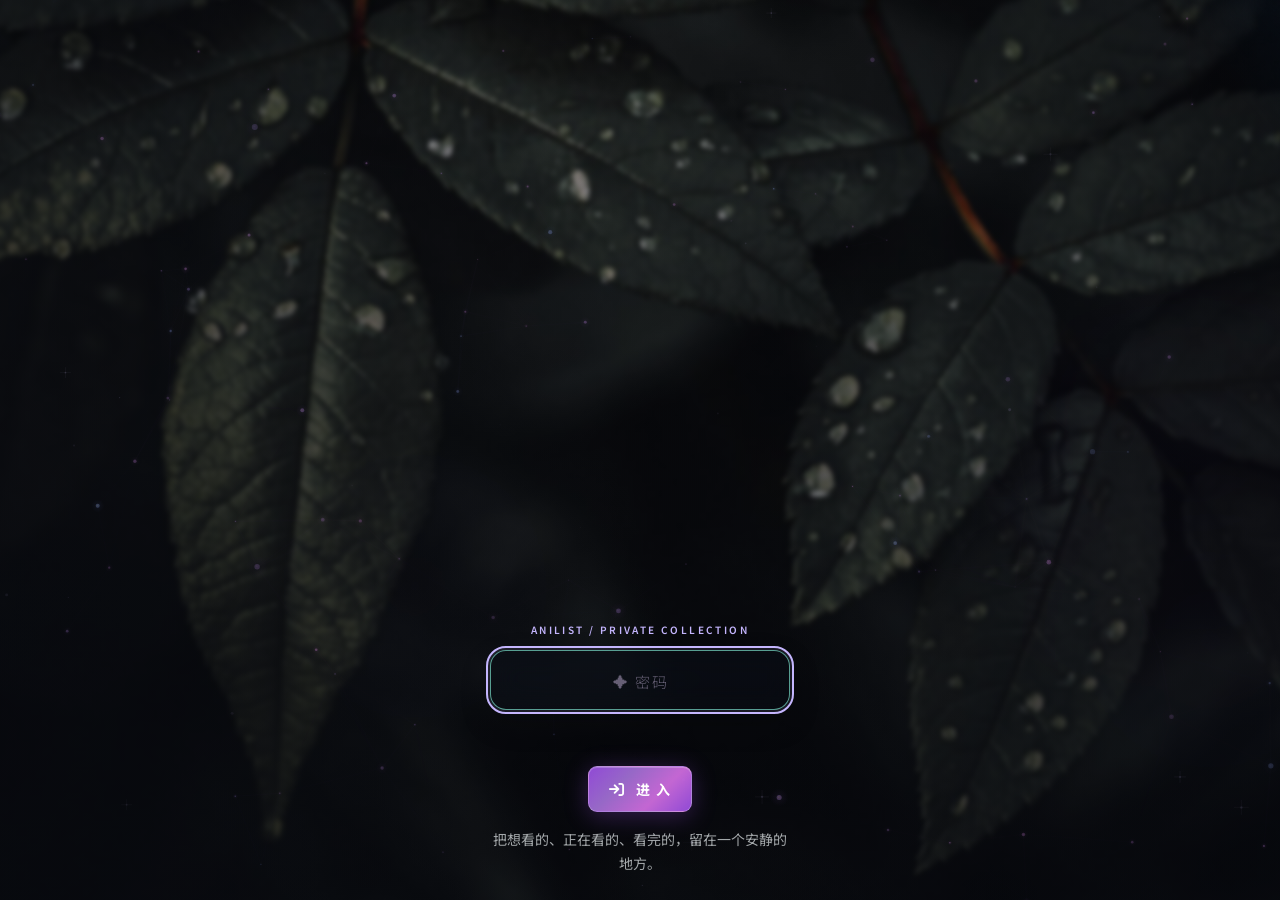
<file: index.html>
<!DOCTYPE html>
<html lang="zh-CN">
<head>
  <meta charset="UTF-8">
  <meta name="viewport" content="width=device-width, initial-scale=1.0, viewport-fit=cover">
  <title>AniList · 入口</title>
  <link rel="preconnect" href="https://fonts.googleapis.com">
  <link rel="preconnect" href="https://fonts.gstatic.com" crossorigin>
  <!-- Google Fonts 异步加载（media=print 交换法）：该域国内访问不稳定，
       绝不能阻塞首屏渲染——系统字体栈先兜底，字体就绪后自动换装 -->
  <link rel="preload" as="style" href="https://fonts.googleapis.com/css2?family=Noto+Sans+SC:wght@300;400;500;600;700;900&family=Zen+Dots&display=swap">
  <link rel="stylesheet" href="https://fonts.googleapis.com/css2?family=Noto+Sans+SC:wght@300;400;500;600;700;900&family=Zen+Dots&display=swap" media="print" onload="this.media='all'">
  <noscript><link rel="stylesheet" href="https://fonts.googleapis.com/css2?family=Noto+Sans+SC:wght@300;400;500;600;700;900&family=Zen+Dots&display=swap"></noscript>
  <!-- 只预加载首屏背景图，避免 5 张大图抢占首屏带宽 -->
  <link rel="preload" as="image" href="images/bg1.jpg" fetchpriority="high">
  <!-- Font Awesome 本地自托管：cdnjs 实测阻塞 1.4~12s，渲染阻塞资源必须同源 -->
  <link rel="stylesheet" href="vendor/fontawesome/css/all.min.css">
  <link rel="stylesheet" href="css/style.css?v=18">
  <style>
    body { margin: 0; overflow: hidden; background: #0b0a12; }
    /* 兜底层：门禁页背景照片，由 CSS 直接引用，不等 JS、不等其余 4 张图。
       旧实现要 5 张图全部 onload 才开画，慢网下整屏一直是纯黑；
       这一层保证首帧就有画面。canvas 画出内容后把它完全盖住，
       两者同一张图、同一构图（cover + 居中），切换无跳变。 */
    .bg-fallback {
      position: fixed;
      inset: 0;
      z-index: 0;
      pointer-events: none;
      /* 两层背景：真图在上（到货即覆盖），64px 模糊底图在下（内联 base64，
         约 0.5KB，零请求）。慢网下先看到模糊的夜色轮廓，而不是整屏纯黑。 */
      background-color: #0b0a12;
      background-image:
        url(images/bg1.jpg),
        url([data-uri]);
      background-position: center center, center center;
      background-size: cover, cover;
      background-repeat: no-repeat, no-repeat;
      /* 与 canvas 首帧的 Ken Burns 比例对齐（q=0.18 时 scale=1.08），
         否则 canvas 接管瞬间会看到一次 8% 的缩放跳变 */
      transform: scale(1.08);
    }
    /* 背景必须透明：canvas 未绘制时露出下面的 .bg-fallback，而不是黑屏 */
    #bgCanvas { position: fixed; inset: 0; z-index: 0; background: transparent; }
    /* 深色渐变遮罩（等价于旧 .bg-slideshow::after） */
    .bg-shade {
      position: fixed;
      inset: 0;
      z-index: 0;
      pointer-events: none;
      background:
        linear-gradient(90deg, rgba(7, 9, 15, 0.58) 0%, rgba(7, 9, 15, 0.22) 48%, rgba(7, 9, 15, 0.46) 100%),
        linear-gradient(180deg, rgba(7, 9, 15, 0.12), rgba(7, 9, 15, 0.58));
    }
    #particleCanvas { position: fixed; inset: 0; z-index: 1; pointer-events: none; }
  </style>
</head>
<body>

  <!-- 兜底层：CSS 背景照片（首帧立刻可见，不依赖 JS 与其余图片） -->
  <div class="bg-fallback" aria-hidden="true"></div>

  <!-- 背景轮播：单 canvas 逐帧绘制。羽化圆扩展 + 由虚化对焦 + Ken Burns
       全部在 2D 绘制里完成，不创建/销毁任何合成层——合成层的资源分配
       尖峰会挤掉其它层纹理，表现为切换前后背景忽闪暗一下（旧方案根因） -->
  <canvas id="bgCanvas"></canvas>
  <div class="bg-shade"></div>

  <canvas id="particleCanvas"></canvas>

  <div class="gate-wrap" id="gateWrap">
    <div class="gate-box" id="gateBox">
      <div class="gate-input-wrap">
        <input type="password" id="gatePassword" class="gate-input" placeholder="✦ 密码" autocomplete="off" spellcheck="false" />
        <div class="gate-input-glow"></div>
      </div>
      <p class="gate-error" id="gateError">✧ 密码错误</p>
      <button class="gate-btn" id="gateBtn"><i class="fa-solid fa-arrow-right-to-bracket"></i> 进 入</button>
    </div>
  </div>

  <script src="js/particles.js?v=6"></script>
  <script>
    (function() {
      'use strict';

      const PASSWORD = '9421';

      // 粒子背景
      var c = document.getElementById('particleCanvas');
      if (c) new ParticleBackground(c);

      // 背景图轮播：单 canvas 逐帧绘制。
      // 羽化圆扩展 + 由虚化对焦 + Ken Burns 全部在 2D 绘制里完成，
      // 不创建/销毁任何合成层——合成层的资源分配尖峰会挤掉其它层纹理，
      // 表现为切换前后背景忽闪暗一下（旧 CSS 方案的根因）。
      (function() {
        var SOURCES = ['images/bg1.jpg', 'images/bg4.jpg', 'images/bg5.jpg', 'images/bg6.jpg', 'images/bg11.jpg'];
        var originNow = [0.5, 0.5];   // 当前扩展起点：每次切换随机，且与上次不同
        var REVEAL = 4000, INTERVAL = 7000, KB = 22000, BLUR = 16, FEATHER = 0.2;
        var reduced = window.matchMedia && window.matchMedia('(prefers-reduced-motion: reduce)').matches;
        // 低功耗设备（触屏/窄窗）：帧率减半。全屏 canvas 逐帧重绘 + 切换期
        // 整幅模糊是入口页最大的持续功耗源；羽化扩展与 Ken Burns 都很缓慢，
        // 30fps 肉眼几乎无感，持续功耗近似减半
        var lowPower = !!(window.matchMedia && window.matchMedia('(pointer: coarse)').matches) || window.innerWidth < 768;
        var frameParity = 0;

        var canvas = document.getElementById('bgCanvas');
        var ctx = canvas.getContext('2d');
        var buf = document.createElement('canvas');
        var bctx = buf.getContext('2d');
        // 惰性加载：imgs 先占位，按需请求。旧实现用 loaded 计数等 5 张齐全才
        // 开画，移动端慢网下（GitHub Pages 在国内尤其明显）整屏纯黑十几秒，
        // 只要有一张图卡住就永远不出画面——这是「移动端背景全黑」的根因。
        var imgs = new Array(SOURCES.length);
        var ok = new Array(SOURCES.length);   // 该图是否可用（已解码 / 加载失败为 false）
        var current = 0;
        var born = [];   // 每张图的激活时刻（Ken Burns 相位用），首图可能为负
        var shown = [];  // 是否已显示过（不能用 born 的正负判断，首图 born 为负）

        function resize() {
          canvas.width = buf.width = window.innerWidth;
          canvas.height = buf.height = window.innerHeight;
        }
        window.addEventListener('resize', function() { resize(); draw(performance.now()); });

        // 按需加载第 i 张（幂等：已发起过就直接返回）
        function ensure(i, cb) {
          if (i < 0 || i >= SOURCES.length || imgs[i]) return;
          var im = new Image();
          im.onload = im.onerror = function() {
            ok[i] = im.naturalWidth > 0;
            if (cb) cb(i);
          };
          im.src = SOURCES[i];
          imgs[i] = im;
        }

        // 从第 i 张开始，找到第一张能用的图并开画；全失败则保留 CSS 兜底层
        function startWith(i) {
          if (i >= SOURCES.length) return;
          current = i;
          ensure(i, function(idx) {
            if (ok[idx]) begin();
            else startWith(idx + 1);
          });
        }

        // 预取轮播顺序里的下一张未请求过的图
        function prefetchNext(from) {
          for (var k = 1; k <= SOURCES.length; k++) {
            var i = (from + k) % SOURCES.length;
            if (!imgs[i]) { ensure(i, null); return; }
          }
        }

        // 轮播顺序里下一个已就绪的图；没有则返回 -1
        function nextReady(from) {
          for (var k = 1; k <= SOURCES.length; k++) {
            var i = (from + k) % SOURCES.length;
            if (ok[i]) return i;
          }
          return -1;
        }

        function begin() {
          resize();
          var now = performance.now();
          born = SOURCES.map(function() { return -1; });
          shown = SOURCES.map(function() { return false; });
          // 首图直接完整显示，不走开场渐变（激活时刻前移到扩展期之外；
          // 本地图加载快时该时刻会是负数，属正常，Ken Burns 相位随之略前移）
          born[current] = now - REVEAL - 1;
          shown[current] = true;
          draw(now);
          setTimeout(tick, INTERVAL);
          requestAnimationFrame(loop);
          // 首图落屏后再取下一张：慢网下先保证有画面，别让 5 张图抢同一条管道
          setTimeout(function() { prefetchNext(current); }, 1200);
        }

        // 随机扩展起点：与上一次保持足够距离，保证每次观感不同
        function randomOrigin() {
          var o, tries = 0;
          do {
            o = [0.12 + Math.random() * 0.76, 0.12 + Math.random() * 0.76];
            tries++;
          } while (tries < 8 && Math.hypot(o[0] - originNow[0], o[1] - originNow[1]) < 0.35);
          return o;
        }

        function advance(now) {
          var next = nextReady(current);
          // 下一张还没解码好就原地等：宁可画面多停一会，也不要黑一下
          if (next < 0) return false;
          current = next;
          born[current] = now;
          shown[current] = true;
          originNow = randomOrigin();
          prefetchNext(current);
          return true;
        }

        // 自调度而非 setInterval：切换失败（下一张还没好）时快速重试，
        // 成功则按 INTERVAL 正常轮播
        function tick() {
          var switched = advance(performance.now());
          setTimeout(tick, switched ? INTERVAL : 1500);
        }

        // 与原 CSS cubic-bezier 一致的缓动
        function bezier(x1, y1, x2, y2) {
          var X = function(t) { var u = 1 - t; return 3 * u * u * t * x1 + 3 * u * t * t * x2 + t * t * t; };
          var Y = function(t) { var u = 1 - t; return 3 * u * u * t * y1 + 3 * u * t * t * y2 + t * t * t; };
          return function(x) {
            var lo = 0, hi = 1, t = x, vx, i;
            for (i = 0; i < 20; i++) {
              vx = X(t);
              if (Math.abs(vx - x) < 1e-4) break;
              if (vx < x) lo = t; else hi = t;
              t = (lo + hi) / 2;
            }
            return Y(t);
          };
        }
        var easeReveal = bezier(0.3, 0, 0.25, 1);
        var easeBlur = bezier(0.35, 0, 0.45, 1);

        // Ken Burns：先收敛（scale 1.14→1.08）再缓推（→1.22，右下轻移）
        function kbPhase(now, bornAt, w, h) {
          var q = Math.min(Math.max((now - bornAt) / KB, 0), 1);
          var s, tx, ty;
          if (q < 0.18) {
            s = 1.14 - 0.06 * (q / 0.18); tx = 0; ty = 0;
          } else {
            var r = (q - 0.18) / 0.82;
            s = 1.08 + 0.14 * r; tx = -0.02 * w * r; ty = 0.02 * h * r;
          }
          return { s: s, tx: tx, ty: ty };
        }

        function drawKB(c, img, bornAt, now, w, h) {
          if (!img || !img.naturalWidth) return;
          var kb = kbPhase(now, bornAt, w, h);
          var ir = img.width / img.height, cr = w / h, dw, dh;
          if (ir > cr) { dh = h; dw = h * ir; } else { dw = w; dh = w / ir; }
          c.save();
          c.translate(w / 2 + kb.tx, h / 2 + kb.ty);
          c.scale(kb.s, kb.s);
          c.drawImage(img, -dw / 2, -dh / 2, dw, dh);
          c.restore();
        }

        function farthest(w, h, o) {
          return Math.max(
            Math.hypot(o[0] * w, o[1] * h),
            Math.hypot((1 - o[0]) * w, o[1] * h),
            Math.hypot(o[0] * w, (1 - o[1]) * h),
            Math.hypot((1 - o[0]) * w, (1 - o[1]) * h)
          );
        }

        function draw(now) {
          var w = canvas.width, h = canvas.height;
          if (!w || !h || born.length === 0) return;
          // 当前帧还没解码好：直接保留上一帧，别把画布刷成黑底
          if (!imgs[current] || !imgs[current].naturalWidth) return;
          var dur = reduced ? 1000 : REVEAL;
          var age = now - born[current];
          var p = Math.min(Math.max(age / dur, 0), 1);
          var revealing = shown[current] && age >= 0 && p < 1;
          var back = (current + SOURCES.length - 1) % SOURCES.length;

          if (revealing) {
            // 扩展期：底下是上一张（首图首次显示时底下是深色底）
            if (shown[back]) {
              drawKB(ctx, imgs[back], born[back], now, w, h);
            } else {
              ctx.fillStyle = '#0b0a12';
              ctx.fillRect(0, 0, w, h);
            }
          } else {
            // 静置期：只画当前图
            drawKB(ctx, imgs[current], born[current], now, w, h);
            return;
          }

          var o = originNow;
          if (reduced) {
            // 减少动态：纯交叉淡入
            ctx.save();
            ctx.globalAlpha = easeReveal(p);
            drawKB(ctx, imgs[current], born[current], now, w, h);
            ctx.restore();
            return;
          }

          // 新图：模糊对焦 + Ken Burns，画到离屏后用羽化圆裁出
          bctx.setTransform(1, 0, 0, 1, 0, 0);
          bctx.clearRect(0, 0, w, h);
          var blur = BLUR * (1 - easeBlur(p));
          if (blur > 0.3) bctx.filter = 'blur(' + blur.toFixed(1) + 'px)';
          drawKB(bctx, imgs[current], born[current], now, w, h);
          bctx.filter = 'none';

          var fc = farthest(w, h, o);
          var r = 1.25 * easeReveal(p) * fc;
          var inner = Math.max(0, r - FEATHER * fc);
          var g = bctx.createRadialGradient(o[0] * w, o[1] * h, inner, o[0] * w, o[1] * h, Math.max(r, 0.001));
          g.addColorStop(0, 'rgba(0,0,0,1)');
          g.addColorStop(1, 'rgba(0,0,0,0)');
          bctx.globalCompositeOperation = 'destination-in';
          bctx.fillStyle = g;
          bctx.fillRect(0, 0, w, h);
          bctx.globalCompositeOperation = 'source-over';

          ctx.drawImage(buf, 0, 0);
        }

        function loop(now) {
          // 低功耗设备隔帧绘制（30fps 上限），桌面保持满帧
          if (lowPower) {
            frameParity = 1 - frameParity;
            if (frameParity) { requestAnimationFrame(loop); return; }
          }
          draw(now);
          requestAnimationFrame(loop);
        }

        // 门禁逻辑
        var input = document.getElementById('gatePassword');
        var btn = document.getElementById('gateBtn');
        var error = document.getElementById('gateError');
        var wrap = document.getElementById('gateWrap');

        if (sessionStorage.getItem('anilist_gate_passed') === '1') {
          window.location.replace('app.html');
          return;
        }

        // 只等第一张：它一到就开画，其余 4 张在后台逐张预取
        // （放在门禁跳转之后：已通过验证时直接跳转，不必再拉背景图）
        startWith(0);

        function tryEnter() {
          if (input.value === PASSWORD) {
            sessionStorage.setItem('anilist_gate_passed', '1');
            btn.disabled = true;
            input.classList.remove('shake');
            input.classList.add('success');
            input.disabled = true;
            setTimeout(function() {
              wrap.style.opacity = '0';
              wrap.style.transition = 'opacity 0.4s ease';
              setTimeout(function() { window.location.replace('app.html'); }, 400);
            }, 300);
          } else {
            input.classList.remove('success');
            input.classList.add('shake');
            error.classList.add('show');
            input.value = '';
            input.blur();
            setTimeout(function() {
              input.classList.remove('shake');
              input.focus();
            }, 500);
          }
        }

        input.addEventListener('keydown', function(e) {
          if (e.key === 'Enter') { e.preventDefault(); tryEnter(); }
        });

        btn.addEventListener('click', tryEnter);

        input.addEventListener('input', function() {
          error.classList.remove('show');
          input.classList.remove('shake');
        });

        setTimeout(function() { input.focus(); }, 600);
      })();
    })();
  </script>
</body>
</html>
</file>
<file: css/style.css>
/* ============================================================
   AniList 路 鍔ㄦ极椋庤拷鐣蹇?- 鍏ㄦ牱寮?
   ============================================================ */

/* ---------- CSS 鍙橀噺 ---------- */
:root {
  --bg-primary: #0b0a12;
  --bg-secondary: #12101e;
  --bg-card: #1a1730;
  --bg-card-hover: #221f3a;
  --bg-modal: #1a1730;
  --bg-input: #12101e;
  --border-color: #2d2850;
  --border-focus: #a855f7;
  --text-primary: #f0eef8;
  --text-secondary: #9a94b8;
  --text-muted: #6b6490;
  --accent: #a855f7;
  --accent-hover: #c084fc;
  --accent-glow: rgba(168, 85, 247, 0.35);
  --accent-gradient: linear-gradient(135deg, #a855f7, #ec4899);
  --accent-gradient-2: linear-gradient(135deg, #a855f7, #ec4899, #f59e0b, #a855f7);
  --accent-gradient-3: linear-gradient(90deg, #a855f7, #ec4899, #f59e0b, #22c55e, #60a5fa, #a855f7);
  --danger: #ef4444;
  --danger-hover: #f87171;
  --success: #22c55e;
  --success-bg: rgba(34, 197, 94, 0.1);
  --watching-color: #22c55e;
  --want-color: #f59e0b;
  --completed-color: #a855f7;
  --hold-color: #6b7280;
  --anime-color: #f472b6;
  --drama-color: #60a5fa;
  --movie-color: #f59e0b;
  /* 主题色 RGB 分量：供 rgba() 叠加透明度使用。
     换肤时只需重定义这一组，所有半透明描边 / 光晕 / 渐变自动跟随 */
  --accent-rgb: 168, 85, 247;
  --accent-deep-rgb: 167, 139, 250;
  --accent-line-rgb: 216, 204, 248;
  --accent-soft-rgb: 221, 214, 254;
  --accent-base-rgb: 168, 85, 247;
  --accent-base-soft-rgb: 192, 132, 252;
  --accent-base-pink-rgb: 232, 121, 249;
  --accent-shadow-rgb: 76, 29, 149;
  --surface-hi-rgb: 30, 24, 45;
  --surface-lo-rgb: 17, 13, 27;
  --surface-mid-rgb: 24, 18, 36;
  --surface-panel-rgb: 42, 34, 62;
  --surface-panel-deep-rgb: 28, 22, 44;
  --shadow-ink-rgb: 3, 1, 8;
  --card-radius: 16px;
  --modal-radius: 20px;
  --font-main: 'Noto Sans SC', -apple-system, BlinkMacSystemFont, sans-serif;
  --font-display: 'Zen Dots', cursive;
  --shadow-card: 0 4px 24px rgba(0, 0, 0, 0.4);
  --shadow-modal: 0 8px 48px rgba(0, 0, 0, 0.6);
  --transition: 0.25s cubic-bezier(0.4, 0, 0.2, 1);
  --transition-slow: 0.5s cubic-bezier(0.4, 0, 0.2, 1);
  /* 弹簧缓动：带轻微回弹，更接近真实物理 */
  --transition-spring: 0.45s cubic-bezier(0.34, 1.56, 0.64, 1);
  --transition-spring-soft: 0.6s cubic-bezier(0.22, 1, 0.36, 1);
}

/* ---------- 鍏抽敭甯у姩鐢?---------- */
@keyframes neonPulse {
  0%, 100% { filter: drop-shadow(0 0 8px var(--accent-glow)); }
  50% { filter: drop-shadow(0 0 20px var(--accent-glow)) drop-shadow(0 0 40px rgba(var(--accent-base-rgb), 0.2)); }
}

@keyframes neonPulseText {
  0%, 100% { opacity: 1; }
  50% { opacity: 0.85; }
}

@keyframes shimmer {
  0% { background-position: -200% 0; }
  100% { background-position: 200% 0; }
}

@keyframes rotateGlow {
  0% { transform: rotate(0deg); }
  100% { transform: rotate(360deg); }
}

@keyframes floatShape {
  0%, 100% { transform: translateY(0) rotate(0deg); }
  33% { transform: translateY(-12px) rotate(1deg); }
  66% { transform: translateY(-6px) rotate(-1deg); }
}

@keyframes scaleIn {
  from { transform: scale(0.85); opacity: 0; }
  to { transform: scale(1); opacity: 1; }
}

@keyframes pulseRing {
  0% { transform: scale(1); opacity: 0.6; }
  50% { transform: scale(1.3); opacity: 0.2; }
  100% { transform: scale(1.5); opacity: 0; }
}

@keyframes confettiFall {
  0% { transform: translateY(-10vh) rotate(0deg); opacity: 1; }
  100% { transform: translateY(110vh) rotate(720deg); opacity: 0; }
}

@keyframes glowSlide {
  0% { left: -100%; }
  100% { left: 200%; }
}

@keyframes fadeInUp {
  from { opacity: 0; transform: translateY(20px); }
  to { opacity: 1; transform: translateY(0); }
}

/* ---------- Reset ---------- */
*, *::before, *::after {
  box-sizing: border-box;
  margin: 0;
  padding: 0;
}

html { scroll-behavior: smooth; }

body {
  font-family: var(--font-main);
  background: var(--bg-primary);
  color: var(--text-primary);
  min-height: 100vh;
  overflow-x: hidden;
  overflow-y: scroll;
  line-height: 1.6;
}

/* ---------- 鍚屾鐘舵€佹寚绀哄櫒 ---------- */
.sync-status {
  position: fixed;
  top: 12px;
  right: 12px;
  z-index: 50;
  display: flex;
  align-items: center;
  gap: 5px;
  padding: 5px 12px 5px 10px;
  border-radius: 20px;
  font-size: 11px;
  font-weight: 500;
  background: rgba(11, 10, 18, 0.7);
  backdrop-filter: blur(8px);
  border: 1px solid var(--border-color);
  color: var(--text-muted);
  pointer-events: none;
  transition: var(--transition);
  animation: fadeInDown 0.4s ease;
}

.header-actions .sync-status {
  position: static;
  inset: auto;
  z-index: auto;
  transform: none;
  animation: none;
  flex: 0 0 auto;
}

.sync-status i { font-size: 12px; }

.sync-status.sync-connected {
  border-color: rgba(34, 197, 94, 0.3);
  color: var(--success);
}

.sync-status.sync-syncing {
  border-color: rgba(59, 130, 246, 0.35);
  color: #60a5fa;
}

.sync-status.sync-syncing i {
  animation: none;
}

.sync-status.sync-syncing::after {
  content: '';
  width: 6px;
  height: 6px;
  border-radius: 50%;
  background: currentColor;
  box-shadow: 0 0 0 0 currentColor;
  animation: syncPulse 1.4s ease-in-out infinite;
  flex: 0 0 auto;
}

.sync-status.sync-error {
  border-color: rgba(239, 68, 68, 0.3);
  color: var(--danger);
}

.sync-status.sync-local {
  border-color: rgba(107, 114, 128, 0.3);
  color: var(--text-muted);
}

@keyframes syncPulse {
  0% { transform: scale(0.85); opacity: 0.45; box-shadow: 0 0 0 0 currentColor; }
  50% { transform: scale(1); opacity: 1; box-shadow: 0 0 0 4px rgba(255, 255, 255, 0); }
  100% { transform: scale(0.85); opacity: 0.45; box-shadow: 0 0 0 0 rgba(255, 255, 255, 0); }
}

@keyframes fadeInDown {
  from { opacity: 0; transform: translateY(-10px); }
  to { opacity: 1; transform: translateY(0); }
}

/* ---------- 绮掑瓙鐢诲竷 ---------- */
#particleCanvas {
  position: fixed;
  top: 0;
  left: 0;
  width: 100%;
  height: 100%;
  z-index: 0;
  pointer-events: none;
}

/* ---------- 鑳屾櫙鍔ㄦ极鍓奖 ---------- */
.anime-bg-container {
  position: fixed;
  top: 0;
  left: 0;
  width: 100%;
  height: 100%;
  z-index: 0;
  pointer-events: none;
  overflow: hidden;
}

.anime-bg-silhouette {
  position: absolute;
  pointer-events: none;
  will-change: transform;
  transition: opacity 1.5s ease;
}

@keyframes silhouetteFloat {
  0%, 100% { transform: translate(0, 0) rotate(0deg) scale(1); }
  25% { transform: translate(40px, -25px) rotate(6deg) scale(1.03); }
  50% { transform: translate(-15px, -45px) rotate(-4deg) scale(0.97); }
  75% { transform: translate(25px, -15px) rotate(3deg) scale(1.01); }
}

@keyframes silhouetteFloat2 {
  0%, 100% { transform: translate(0, 0) rotate(0deg) scale(1); }
  33% { transform: translate(-35px, -20px) rotate(-5deg) scale(1.02); }
  66% { transform: translate(20px, -35px) rotate(4deg) scale(0.98); }
}

@keyframes silhouetteFloat3 {
  0%, 100% { transform: translate(0, 0) rotate(0deg); }
  50% { transform: translate(30px, -30px) rotate(-8deg); }
}

/* ---------- 涓诲鍣?---------- */
.app-container {
  position: relative;
  z-index: 1;
  max-width: 1200px;
  margin: 0 auto;
  padding: 16px 16px 100px;
}

/* ============================================================
   澶撮儴
   ============================================================ */
.app-header {
  margin-bottom: 20px;
}

.header-content {
  display: flex;
  align-items: center;
  justify-content: space-between;
  padding: 16px 20px;
  background: var(--bg-secondary);
  border: 1px solid var(--border-color);
  border-radius: 20px;
  backdrop-filter: blur(12px);
}

.header-brand {
  display: flex;
  align-items: center;
  gap: 10px;
}

.header-icon {
  width: 44px;
  height: 44px;
  display: flex;
  align-items: center;
  justify-content: center;
  font-size: 20px;
  background: rgba(var(--accent-base-rgb), 0.12);
  border-radius: 14px;
  color: var(--accent-hover);
  animation: floatShape 4s ease-in-out infinite;
  box-shadow: 0 0 20px rgba(var(--accent-base-rgb), 0.1);
  transition: var(--transition);
}

.header-content:hover .header-icon {
  background: rgba(var(--accent-base-rgb), 0.2);
  box-shadow: 0 0 30px var(--accent-glow);
  transform: rotate(-5deg) scale(1.05);
}

.header-title {
  font-family: var(--font-display);
  font-size: 22px;
  font-weight: 400;
  background: var(--accent-gradient-3);
  background-size: 200% auto;
  -webkit-background-clip: text;
  -webkit-text-fill-color: transparent;
  background-clip: text;
  letter-spacing: 1px;
  animation: neonPulse 3s ease-in-out infinite, shimmer 6s linear infinite;
}

/* ---------- 鍏ㄥ眬鍥炬爣鍔ㄧ敾 ---------- */
.header-btn i, .fab i, .btn i {
  transition: transform 0.3s ease, filter 0.3s ease;
}

.header-btn:hover i {
  transform: scale(1.2);
  filter: drop-shadow(0 0 4px var(--accent-glow));
}

.btn-submit:hover i {
  transform: translateX(2px) scale(1.1);
}

.btn-danger:hover i {
  animation: iconShake 0.4s ease;
}

@keyframes iconShake {
  0%, 100% { transform: rotate(0); }
  25% { transform: rotate(-8deg); }
  75% { transform: rotate(8deg); }
}

/* 榧犳爣鍏夋檿璺熼殢 */
#glowCursor {
  position: fixed;
  width: 300px;
  height: 300px;
  border-radius: 50%;
  background: radial-gradient(circle, rgba(var(--accent-base-rgb), 0.06) 0%, transparent 70%);
  pointer-events: none;
  z-index: 0;
  transform: translate(-50%, -50%);
  transition: left 0.15s ease-out, top 0.15s ease-out;
}

.header-subtitle {
  font-size: 12px;
  color: var(--text-muted);
  -webkit-text-fill-color: var(--text-muted);
  background: none;
  display: none;
}

.header-actions {
  display: flex;
  gap: 6px;
}

.header-btn {
  width: 38px;
  height: 38px;
  border-radius: 10px;
  border: 1px solid var(--border-color);
  background: var(--bg-input);
  color: var(--text-secondary);
  font-size: 14px;
  cursor: pointer;
  transition: var(--transition);
  display: flex;
  align-items: center;
  justify-content: center;
}

.header-btn:hover {
  border-color: var(--accent);
  color: var(--accent);
  background: rgba(var(--accent-base-rgb), 0.08);
  box-shadow: 0 0 16px var(--accent-glow);
}

/* ============================================================
   绛涢€夋爮
   ============================================================ */
.filter-bar {
  display: flex;
  flex-direction: column;
  gap: 10px;
  margin-bottom: 16px;
}

.filter-group {
  display: flex;
  gap: 8px;
  flex-wrap: wrap;
}

.filter-select-wrapper {
  flex: 1;
  min-width: 100px;
}

.filter-select {
  width: 100%;
  padding: 10px 12px;
  background: var(--bg-secondary);
  border: 1px solid var(--border-color);
  border-radius: 12px;
  color: var(--text-primary);
  font-size: 13px;
  font-family: var(--font-main);
  outline: none;
  cursor: pointer;
  transition: var(--transition);
  appearance: none;
  -webkit-appearance: none;
  background-image: url("data:image/svg+xml,%3Csvg xmlns='http://www.w3.org/2000/svg' width='12' height='12' viewBox='0 0 24 24' fill='none' stroke='%239a94b8' stroke-width='2' stroke-linecap='round' stroke-linejoin='round'%3E%3Cpolyline points='6 9 12 15 18 9'%3E%3C/polyline%3E%3C/svg%3E");
  background-repeat: no-repeat;
  background-position: right 10px center;
  padding-right: 32px;
}

.filter-select:focus {
  border-color: var(--accent);
  box-shadow: 0 0 16px var(--accent-glow);
}

.filter-select option {
  background: var(--bg-modal);
  color: var(--text-primary);
}

/* ============================================================
   缁熻鏍?
   ============================================================ */
.stats-bar {
  display: flex;
  gap: 8px;
  margin-bottom: 20px;
  overflow-x: auto;
  padding: 2px 0;
  -webkit-overflow-scrolling: touch;
  scrollbar-width: none;
}
.stats-bar::-webkit-scrollbar { display: none; }

.stat-item {
  flex: 1;
  min-width: 64px;
  padding: 10px 6px;
  background: var(--bg-secondary);
  border: 1px solid var(--border-color);
  border-radius: 14px;
  text-align: center;
  cursor: pointer;
  transition: var(--transition);
  user-select: none;
  min-height: 72px;
  display: flex;
  flex-direction: column;
  justify-content: center;
  align-items: center;
}

/* ===== 搜索行 ===== */
.search-row {
  display: flex;
  gap: 8px;
  margin-bottom: 16px;
}

.search-row .stat-search-wrap {
  position: relative;
  width: 100%;
}

.search-row .stat-search-wrap i {
  position: absolute;
  left: 8px;
  top: 50%;
  transform: translateY(-50%);
  font-size: 11px;
  color: var(--text-muted);
  pointer-events: none;
  transition: var(--transition);
}

.search-row .stat-search {
  width: 100%;
  padding: 6px 8px 6px 22px;
  background: var(--bg-secondary);
  border: 1px solid var(--border-color);
  border-radius: 10px;
  color: var(--text-primary);
  font-size: 12px;
  font-family: var(--font-main);
  outline: none;
  transition: var(--transition);
  box-sizing: border-box;
  cursor: text;
}

.search-row .stat-search::placeholder { color: var(--text-muted); font-size: 11px; }
.search-row .stat-search:hover { border-color: rgba(var(--accent-base-rgb), 0.3); }
.search-row .stat-search:focus {
  border-color: var(--accent);
  box-shadow: 0 0 14px var(--accent-glow);
  background: rgba(var(--accent-base-rgb), 0.05);
}
.search-row .stat-search:focus ~ i { color: var(--accent); }
.search-row .stat-search:not(:placeholder-shown) { border-color: rgba(var(--accent-base-rgb), 0.25); }

.stat-item:hover {
  border-color: var(--accent);
  background: rgba(var(--accent-base-rgb), 0.06);
}

.stat-item.active {
  border-color: var(--accent);
  background: rgba(var(--accent-base-rgb), 0.1);
  box-shadow: 0 0 16px var(--accent-glow);
}

.stat-label {
  font-size: 11px;
  color: var(--text-muted);
  line-height: 1.3;
  display: inline-flex;
  align-items: center;
  justify-content: center;
  gap: 4px;
}

.stat-label i {
  font-size: 10px;
}

.stat-item[data-status='want_to_watch'] .stat-label i { color: var(--want-color); }
.stat-item[data-status='watching'] .stat-label i { color: var(--watching-color); }
.stat-item[data-status='completed'] .stat-label i { color: var(--completed-color); }

/* ============================================================
   鍗＄墖鍒楄〃
   ============================================================ */
.list-container {
  display: grid;
  gap: 12px;
  min-height: 200px;
}

/* 鍗＄墖 */
.card {
  background: var(--bg-card);
  border: 1px solid var(--border-color);
  border-radius: var(--card-radius);
  padding: 16px;
  cursor: pointer;
  transition:
    transform var(--transition-spring),
    border-color var(--transition),
    box-shadow var(--transition),
    background var(--transition);
  animation: cardEnter 0.4s cubic-bezier(0.22, 1, 0.36, 1) backwards;
  position: relative;
  overflow: hidden;
}

.card::before {
  content: '';
  position: absolute;
  top: 0;
  left: 0;
  width: 100%;
  height: 3px;
  background: var(--accent-gradient);
  opacity: 0;
  transition: var(--transition);
}

/* 榧犳爣缁忚繃鏃剁殑闇撹櫣娴佸厜 */
.card::after {
  content: '';
  position: absolute;
  top: 0;
  left: -100%;
  width: 60%;
  height: 100%;
  background: linear-gradient(90deg, transparent, rgba(var(--accent-base-rgb), 0.06), transparent);
  transform: skewX(-25deg);
  transition: none;
  pointer-events: none;
}

.card:hover {
  transform: translateY(-4px) scale(1.02);
  border-color: var(--accent);
  box-shadow: var(--shadow-card), 0 0 24px var(--accent-glow), 0 0 60px rgba(var(--accent-base-rgb), 0.08);
  background: var(--bg-card-hover);
}

.card:hover::before { opacity: 1; }
.card:hover::after {
  animation: glowSlide 1.2s ease-in-out forwards;
}

.card:active { transform: scale(0.97); }

@keyframes cardEnter {
  0% { opacity: 0; transform: translateY(16px) scale(0.98); }
  60% { opacity: 1; transform: translateY(-3px) scale(1.01); }
  100% { opacity: 1; transform: translateY(0) scale(1); }
}

/* 鍗＄墖澶撮儴 */
.card-header {
  display: flex;
  align-items: flex-start;
  gap: 12px;
  margin-bottom: 10px;
}

.card-type-badge {
  flex-shrink: 0;
  display: inline-flex;
  align-items: center;
  gap: 5px;
  padding: 6px 12px 6px 10px;
  border-radius: 20px;
  font-size: 13px;
  font-weight: 600;
  transition: var(--transition);
  position: relative;
  overflow: hidden;
}

.card-type-badge i {
  font-size: 13px;
}

.card-type-badge-text {
  font-size: 12px;
  font-weight: 600;
  letter-spacing: 0.5px;
}

.card-type-badge::after {
  content: '';
  position: absolute;
  inset: 0;
  border-radius: inherit;
  background: linear-gradient(135deg, rgba(255,255,255,0.15), transparent);
  pointer-events: none;
}

/* 类型色：默认走主题色，具体类型由 data-type 决定（色值来源 :root --*-color 变量） */
.card-type-badge {
  background: color-mix(in srgb, var(--accent) 9%, transparent);
  color: var(--accent);
}

.card-type-badge[data-type='anime'] {
  background: color-mix(in srgb, var(--anime-color) 9%, transparent);
  color: var(--anime-color);
}

.card-type-badge[data-type='drama'] {
  background: color-mix(in srgb, var(--drama-color) 9%, transparent);
  color: var(--drama-color);
}

.card-type-badge[data-type='movie'] {
  background: color-mix(in srgb, var(--movie-color) 9%, transparent);
  color: var(--movie-color);
}

.card:hover .card-type-badge {
  transform: scale(1.08);
  box-shadow: 0 0 16px color-mix(in srgb, currentColor 33%, transparent);
}

.card-title {
  flex: 1;
  font-size: 16px;
  font-weight: 600;
  line-height: 1.3;
  word-break: break-word;
  padding-top: 4px;
}

/* 鍗＄墖鐘舵€佹爣绛?*/
.card-status {
  display: inline-flex;
  align-items: center;
  gap: 5px;
  padding: 3px 12px 3px 10px;
  border-radius: 20px;
  font-size: 11px;
  font-weight: 500;
  letter-spacing: 0.3px;
}

.card-status i {
  font-size: 10px;
  opacity: 0.9;
}

.status-watching {
  background: rgba(34, 197, 94, 0.12);
  color: var(--watching-color);
  border: 1px solid rgba(34, 197, 94, 0.25);
}
.status-want_to_watch {
  background: rgba(245, 158, 11, 0.12);
  color: var(--want-color);
  border: 1px solid rgba(245, 158, 11, 0.25);
}
.status-completed {
  background: rgba(var(--accent-base-rgb), 0.12);
  color: var(--completed-color);
  border: 1px solid rgba(var(--accent-base-rgb), 0.25);
}
.status-on_hold {
  background: rgba(107, 114, 128, 0.12);
  color: var(--hold-color);
  border: 1px solid rgba(107, 114, 128, 0.25);
}

/* 鍗＄墖搴曢儴 */
.card-footer {
  display: flex;
  align-items: center;
  justify-content: space-between;
  margin-top: 10px;
}

.card-date {
  font-size: 11px;
  color: var(--text-muted);
  white-space: nowrap;
  display: inline-flex;
  align-items: center;
  gap: 4px;
}

.card-date i {
  font-size: 10px;
  opacity: 0.6;
}

/* ============================================================
   绌虹姸鎬?
   ============================================================ */
.empty-state {
  display: none;
  flex-direction: column;
  align-items: center;
  justify-content: center;
  padding: 60px 20px;
  text-align: center;
}

.empty-state.visible { display: flex; }

.empty-icon {
  font-size: 56px;
  margin-bottom: 16px;
  animation: floatShape 3s ease-in-out infinite;
  display: inline-flex;
  align-items: center;
  justify-content: center;
  width: 80px;
  height: 80px;
  background: rgba(var(--accent-base-rgb), 0.08);
  border-radius: 24px;
  color: var(--accent);
  transition: var(--transition-slow);
}

.empty-state:hover .empty-icon {
  transform: scale(1.05);
  background: rgba(var(--accent-base-rgb), 0.15);
  box-shadow: 0 0 30px var(--accent-glow);
}

.empty-text {
  font-size: 16px;
  color: var(--text-muted);
  max-width: 280px;
}

/* ============================================================
   娴姩鎸夐挳
   ============================================================ */
.fab {
  position: fixed;
  bottom: 24px;
  right: 24px;
  width: 56px;
  height: 56px;
  border-radius: 50%;
  background: var(--accent-gradient);
  border: none;
  color: #fff;
  font-size: 22px;
  cursor: pointer;
  z-index: 100;
  box-shadow: 0 4px 20px var(--accent-glow);
  transition: var(--transition);
  display: flex;
  align-items: center;
  justify-content: center;
  animation: neonPulse 3s ease-in-out infinite;
}

.fab::before {
  content: '';
  position: absolute;
  inset: -4px;
  border-radius: 50%;
  background: var(--accent-gradient-3);
  background-size: 200% auto;
  z-index: -1;
  animation: rotateGlow 4s linear infinite, shimmer 3s linear infinite;
  opacity: 0;
  transition: opacity 0.3s ease;
}

.fab::after {
  content: '';
  position: absolute;
  inset: -8px;
  border-radius: 50%;
  border: 2px solid var(--accent);
  animation: pulseRing 2s ease-out infinite;
  opacity: 0;
  transition: opacity 0.3s ease;
}

.fab:hover {
  transform: scale(1.1);
  box-shadow: 0 6px 30px var(--accent-glow);
}

.fab:hover::before,
.fab:hover::after { opacity: 1; }

.fab:active { transform: scale(0.95); }

/* ============================================================
   妯℃€佹
   ============================================================ */
.modal-overlay {
  display: none;
  position: fixed;
  inset: 0;
  background: rgba(0, 0, 0, 0.7);
  backdrop-filter: blur(6px);
  z-index: 200;
  align-items: flex-end;
  justify-content: center;
}

.modal-overlay.open {
  display: flex;
  /* 背景轻淡入，配合面板「从点击处生长」的展开（app.js expandFrom）。
     .closing 在其后声明：下拉关闭时 fadeOut 覆盖本动画 */
  animation: overlayIn 0.28s ease;
}

@keyframes overlayIn {
  from { opacity: 0; }
}

.modal-overlay.closing {
  animation: fadeOut 0.2s ease forwards;
}

/* 仅保留关闭时的淡出（.closing，移动端下拉关闭用）；
   打开不做事何动画——点击卡片后弹窗直接显示 */
@keyframes fadeOut {
  from { opacity: 1; }
  to { opacity: 0; }
}

.modal-content {
  position: relative;
  width: 100%;
  max-width: 520px;
  max-height: 90vh;
  overflow-x: clip;
  overflow-y: auto;
  background: var(--bg-modal);
  border-radius: var(--modal-radius) var(--modal-radius) 0 0;
  padding: 24px 20px 30px;
  box-shadow: var(--shadow-modal);
}

.modal-overlay.is-editing .modal-content {
  border: 1px solid rgba(var(--accent-rgb), 0.34);
  box-shadow:
    0 0 0 1px rgba(var(--accent-deep-rgb), 0.08),
    0 18px 64px rgba(var(--accent-shadow-rgb), 0.28),
    var(--shadow-modal);
}

.modal-overlay.is-editing .modal-content::before {
  content: '';
  position: absolute;
  inset: 1px;
  border-radius: inherit;
  background:
    linear-gradient(90deg, transparent, rgba(var(--accent-soft-rgb), 0.96), transparent) 0 0 / 220% 2px no-repeat,
    linear-gradient(0deg, transparent, rgba(var(--accent-deep-rgb), 0.88), transparent) 100% 0 / 2px 220% no-repeat,
    linear-gradient(90deg, transparent, rgba(var(--accent-rgb), 0.86), transparent) 100% 100% / 220% 2px no-repeat,
    linear-gradient(0deg, transparent, rgba(var(--accent-deep-rgb), 0.78), transparent) 0 100% / 2px 220% no-repeat;
  filter: blur(0.2px);
  pointer-events: none;
  animation: editPurpleOrbit 4.6s linear infinite;
}

.modal-overlay.is-editing .modal-title {
  color: var(--accent-hover);
  text-shadow: 0 0 16px rgba(var(--accent-rgb), 0.28);
}

@keyframes editPurpleOrbit {
  0%, 100% {
    background-position: -110% 0, 100% -110%, 110% 100%, 0 110%;
  }
  50% {
    background-position: 110% 0, 100% 110%, -110% 100%, 0 -110%;
  }
}

.modal-sm { max-width: 400px; }

.modal-header {
  display: flex;
  align-items: center;
  justify-content: space-between;
  margin-bottom: 20px;
}

.modal-title {
  font-size: 20px;
  font-weight: 700;
}

.modal-close {
  width: 34px;
  height: 34px;
  border-radius: 10px;
  border: 1px solid var(--border-color);
  background: var(--bg-input);
  color: var(--text-muted);
  font-size: 14px;
  cursor: pointer;
  display: flex;
  align-items: center;
  justify-content: center;
  transition: var(--transition);
}

.modal-close:hover {
  border-color: var(--danger);
  color: var(--danger);
}

/* 琛ㄥ崟 */
.anime-form { display: flex; flex-direction: column; gap: 16px; }

.form-group { display: flex; flex-direction: column; gap: 6px; }

.form-label {
  font-size: 13px;
  font-weight: 500;
  color: var(--text-secondary);
}

.form-input {
  padding: 12px 14px;
  background: var(--bg-input);
  border: 1px solid var(--border-color);
  border-radius: 12px;
  color: var(--text-primary);
  font-size: 14px;
  font-family: var(--font-main);
  outline: none;
  transition: var(--transition);
}

.form-input:focus {
  border-color: var(--accent);
  box-shadow: 0 0 16px var(--accent-glow);
}

.form-row {
  display: flex;
  gap: 12px;
}

.form-row .form-group { flex: 1; }

.form-select-wrapper {
  position: relative;
}

.form-select {
  width: 100%;
  padding: 12px 14px;
  background: var(--bg-input);
  border: 1px solid var(--border-color);
  border-radius: 12px;
  color: var(--text-primary);
  font-size: 14px;
  font-family: var(--font-main);
  outline: none;
  cursor: pointer;
  transition: var(--transition);
  appearance: none;
  -webkit-appearance: none;
  background-image: url("data:image/svg+xml,%3Csvg xmlns='http://www.w3.org/2000/svg' width='12' height='12' viewBox='0 0 24 24' fill='none' stroke='%239a94b8' stroke-width='2' stroke-linecap='round' stroke-linejoin='round'%3E%3Cpolyline points='6 9 12 15 18 9'%3E%3C/polyline%3E%3C/svg%3E");
  background-repeat: no-repeat;
  background-position: right 12px center;
  padding-right: 36px;
}

.form-select:focus {
  border-color: var(--accent);
  box-shadow: 0 0 16px var(--accent-glow);
}

/* 鎸夐挳 */
.form-actions {
  display: flex;
  gap: 10px;
  margin-top: 4px;
}

.btn {
  flex: 1;
  padding: 12px;
  border-radius: 12px;
  border: none;
  font-size: 14px;
  font-weight: 600;
  font-family: var(--font-main);
  cursor: pointer;
  transition:
    transform var(--transition-spring),
    box-shadow var(--transition),
    background var(--transition);
  display: flex;
  align-items: center;
  justify-content: center;
  gap: 6px;
}

.btn-cancel {
  background: var(--bg-input);
  border: 1px solid var(--border-color);
  color: var(--text-secondary);
}

.btn-cancel:hover {
  border-color: var(--text-muted);
  color: var(--text-primary);
}

.btn-submit {
  background: var(--accent-gradient);
  color: #fff;
  box-shadow: 0 4px 16px var(--accent-glow);
}

.btn-submit:hover {
  transform: translateY(-1px);
  box-shadow: 0 6px 24px var(--accent-glow);
}

.btn-danger {
  background: var(--danger);
  color: #fff;
}

.btn-danger:hover {
  background: var(--danger-hover);
  transform: translateY(-1px);
}

.btn:active {
  transform: scale(0.96);
}

/* GitHub 云同步弹窗辅助元素 */
.form-hint {
  display: block;
  font-size: 11px;
  color: var(--text-muted);
  margin-top: 2px;
}

.form-hint a { color: var(--accent); text-decoration: none; }
.form-hint a:hover { text-decoration: underline; }

.github-actions {
  display: flex;
  gap: 10px;
  flex-wrap: wrap;
}

.github-actions .btn {
  flex: 1;
  white-space: nowrap;
}

.github-status {
  font-size: 12px;
  color: var(--text-muted);
  text-align: center;
  padding: 4px 0;
}

/* 鍒犻櫎寮圭獥 */
.delete-body {
  text-align: center;
  padding: 16px 0;
}

.delete-icon {
  font-size: 40px;
  margin-bottom: 12px;
  color: var(--danger);
  display: inline-flex;
  align-items: center;
  justify-content: center;
  width: 72px;
  height: 72px;
  background: rgba(239, 68, 68, 0.1);
  border-radius: 20px;
  animation: floatShape 3s ease-in-out infinite;
}

.delete-text {
  font-size: 15px;
  margin-bottom: 4px;
}

.delete-hint {
  font-size: 12px;
  color: var(--text-muted);
}

/* ============================================================
   Toast 娑堟伅
   ============================================================ */
.toast-container {
  position: fixed;
  bottom: 96px;
  left: 50%;
  transform: translateX(-50%);
  z-index: 300;
  display: flex;
  flex-direction: column;
  align-items: center;
  gap: 8px;
  pointer-events: none;
}

.toast {
  padding: 10px 24px;
  border-radius: 12px;
  background: var(--bg-card);
  border: 1px solid var(--border-color);
  color: var(--text-primary);
  font-size: 13px;
  font-weight: 500;
  box-shadow: 0 4px 20px rgba(0,0,0,0.5);
  animation: toastIn 0.25s ease, toastOut 0.25s ease 2.5s forwards;
  pointer-events: auto;
  backdrop-filter: blur(8px);
}

.toast.success { border-color: var(--success); }
.toast.error { border-color: var(--danger); }

/* 鎾ら攢 Toast */
.toast.undo-toast {
  display: flex;
  align-items: center;
  gap: 12px;
  padding: 10px 16px 10px 20px;
  border-color: var(--accent);
  background: var(--bg-modal);
  box-shadow: 0 4px 24px rgba(var(--accent-base-rgb), 0.25);
}

.undo-msg {
  font-size: 13px;
  color: var(--text-secondary);
}

.undo-btn {
  padding: 5px 14px;
  border-radius: 8px;
  border: 1px solid var(--accent);
  background: rgba(var(--accent-base-rgb), 0.12);
  color: var(--accent-hover);
  font-size: 12px;
  font-weight: 600;
  font-family: var(--font-main);
  cursor: pointer;
  transition: var(--transition);
  white-space: nowrap;
}

.undo-btn:hover {
  background: rgba(var(--accent-base-rgb), 0.25);
  box-shadow: 0 0 12px var(--accent-glow);
  transform: scale(1.05);
}

.undo-btn:active {
  transform: scale(0.95);
}

.toast-out {
  opacity: 0 !important;
  transform: translateY(-8px) !important;
  transition: all 0.25s ease !important;
}

@keyframes toastIn {
  from { opacity: 0; transform: translateY(12px); }
  to { opacity: 1; transform: translateY(0); }
}
@keyframes toastOut {
  from { opacity: 1; }
  to { opacity: 0; transform: translateY(-8px); }
}

/* ============================================================
   褰╃焊搴嗙鏁堟灉
   ============================================================ */
.confetti-container {
  position: fixed;
  top: 0;
  left: 0;
  width: 100%;
  height: 100%;
  pointer-events: none;
  z-index: 999;
  overflow: hidden;
}

.confetti-piece {
  position: absolute;
  width: 10px;
  height: 10px;
  top: -10px;
  animation: confettiFall 3s ease-in forwards;
}

/* ============================================================
   缁熻鏁板瓧鍙樺寲鍔ㄧ敾
   ============================================================ */
.stat-count {
  display: block;
  font-size: 20px;
  font-weight: 700;
  color: var(--text-primary);
  line-height: 1.2;
  transition: all 0.3s ease;
}

.stat-count.pop {
  animation: countPop 0.3s cubic-bezier(0.22, 1, 0.36, 1);
}

@keyframes countPop {
  0% { transform: scale(1); }
  50% { transform: scale(1.3); color: var(--accent); }
  100% { transform: scale(1); }
}

/* ============================================================
   鍗＄墖鍒犻櫎鍔ㄧ敾
   ============================================================ */
.card.removing {
  animation: cardRemove 0.3s ease forwards;
}

@keyframes cardRemove {
  to { opacity: 0; transform: scale(0.85) translateY(-10px); }
}

/* ============================================================
   鍝嶅簲寮忛€傞厤锛堢Щ鍔ㄤ紭鍏堬級
   ============================================================ */

/* 鈹€鈹€ 鏋佸皬灞?(<400px) 鈹€鈹€鈹€鈹€鈹€鈹€鈹€鈹€鈹€鈹€鈹€鈹€鈹€鈹€鈹€鈹€鈹€鈹€鈹€鈹€鈹€鈹€鈹€鈹€ */
@media (max-width: 399px) {
  .app-container { padding: 10px 10px 90px; }

  .header-content { padding: 10px 12px; gap: 6px; }
  .header-icon { width: 32px; height: 32px; font-size: 14px; }
  .header-title { font-size: 17px; }
  .header-btn { width: 32px; height: 32px; font-size: 11px; }

  .card { padding: 12px; border-radius: 12px; }
  .card-type-badge { padding: 4px 10px 4px 8px; font-size: 11px; }
  .card-type-badge i { font-size: 11px; }
  .card-type-badge-text { font-size: 10px; }
  .card-title { font-size: 14px; }
  .card-footer { flex-direction: column; align-items: flex-start; gap: 6px; }

  .stat-item { min-width: 50px; padding: 6px 2px; border-radius: 10px; }
  .stat-count { font-size: 16px; }
  .stat-label { font-size: 10px; gap: 2px; }
  .stat-label i { font-size: 9px; }

  .filter-select { font-size: 11px; padding: 7px 8px; padding-right: 26px; background-size: 10px; }

.fab {
    bottom: 16px; right: 16px;
    width: 44px; height: 44px;
    font-size: 17px;
  }

  .modal-content { padding: 16px 14px 20px; border-radius: 16px 16px 0 0; }
  .modal-title { font-size: 17px; }

  .sync-status { top: 6px; right: 6px; padding: 3px 8px; font-size: 10px; gap: 3px; }
  .sync-status i { font-size: 10px; }

  .toast { font-size: 12px; padding: 8px 16px; }
  .undo-btn { font-size: 11px; padding: 4px 10px; }
}

/* 鈹€鈹€ 鏍囧噯鎵嬫満 (400~599px) 鈹€鈹€鈹€鈹€鈹€鈹€鈹€鈹€鈹€鈹€鈹€鈹€鈹€鈹€鈹€鈹€鈹€鈹€鈹€鈹€ */
@media (min-width: 400px) and (max-width: 599px) {
  .app-container { padding: 12px 14px 90px; }

  .header-content { padding: 12px 14px; gap: 8px; }
  .header-icon { width: 36px; height: 36px; font-size: 16px; }
  .header-title { font-size: 19px; }
  .header-btn { width: 34px; height: 34px; font-size: 12px; }

  .card { padding: 14px; }
  .card-type-badge { padding: 5px 11px 5px 9px; font-size: 12px; }
  .card-type-badge i { font-size: 12px; }
  .card-type-badge-text { font-size: 11px; }
  .card-title { font-size: 15px; }

  .stat-item { min-width: 54px; padding: 8px 4px; }
  .stat-count { font-size: 18px; }

  .fab {
    bottom: 18px; right: 18px;
    width: 48px; height: 48px;
    font-size: 18px;
  }

  .modal-content { padding: 18px 16px 24px; }
  .modal-title { font-size: 18px; }

  .sync-status { top: 8px; right: 8px; }
}

/* 鈹€鈹€ 鎵嬫満閫氱敤浼樺寲 鈹€鈹€鈹€鈹€鈹€鈹€鈹€鈹€鈹€鈹€鈹€鈹€鈹€鈹€鈹€鈹€鈹€鈹€鈹€鈹€鈹€鈹€鈹€鈹€鈹€鈹€鈹€鈹€ */
@media (max-width: 599px) {
  html {
    scroll-behavior: auto;
  }

  body {
    overflow-y: auto;
    -webkit-overflow-scrolling: touch;
    overscroll-behavior-y: contain;
  }

  .modal-overlay.is-editing .modal-content::before {
    inset: 1px;
    animation-duration: 3.4s;
  }

  .header-content { flex-wrap: wrap; overflow: hidden; }
  .header-actions { gap: 4px; flex: 1; justify-content: flex-end; }

  .form-row { flex-direction: column; gap: 14px; }

  .stats-bar { gap: 5px; overflow-x: auto; }
  .stats-bar::-webkit-scrollbar { display: none; }

  .filter-group { gap: 6px; }
  .filter-select-wrapper { min-width: 80px; flex: 1; }

  .empty-icon { width: 64px; height: 64px; font-size: 24px; border-radius: 18px; }
  .empty-text { font-size: 14px; }

  .confetti-piece { font-size: 12px !important; }

  .toast-container { bottom: 80px; }
}

/* 鈹€鈹€ 骞虫澘 (600~959px) 鈹€鈹€鈹€鈹€鈹€鈹€鈹€鈹€鈹€鈹€鈹€鈹€鈹€鈹€鈹€鈹€鈹€鈹€鈹€鈹€鈹€鈹€鈹€鈹€ */
@media (min-width: 600px) and (max-width: 959px) {
  .app-container { padding: 20px 24px 100px; }

  .list-container {
    grid-template-columns: repeat(2, 1fr);
    gap: 14px;
  }

  .header-subtitle { display: inline; }

  .filter-bar {
    flex-direction: row;
    align-items: center;
  }

.filter-group { flex: 1.5; }

  .stats-bar { gap: 10px; }

  .fab {
    bottom: 28px; right: 28px;
    width: 56px; height: 56px;
    font-size: 22px;
  }
}

/* 鈹€鈹€ 妗岄潰 (960px+) 鈹€鈹€鈹€鈹€鈹€鈹€鈹€鈹€鈹€鈹€鈹€鈹€鈹€鈹€鈹€鈹€鈹€鈹€鈹€鈹€鈹€鈹€鈹€鈹€鈹€鈹€鈹€ */
@media (min-width: 960px) {
  .app-container { padding: 24px 32px 100px; }

  .list-container {
    grid-template-columns: repeat(3, 1fr);
    gap: 16px;
  }

  .fab {
    bottom: 32px; right: 32px;
    width: 60px; height: 60px;
    font-size: 24px;
  }

  .filter-group { flex: 1.2; }

  .modal-content {
    max-height: 80vh;
    border-radius: var(--modal-radius);
  }

  .modal-overlay { align-items: center; }

  .stats-bar { gap: 12px; }
}

/* 鈹€鈹€ 澶у睆 (1200px+) 鈹€鈹€鈹€鈹€鈹€鈹€鈹€鈹€鈹€鈹€鈹€鈹€鈹€鈹€鈹€鈹€鈹€鈹€鈹€鈹€鈹€鈹€鈹€鈹€鈹€鈹€ */
@media (min-width: 1200px) {
  .app-container { padding: 28px 40px 100px; }

  .list-container {
    grid-template-columns: repeat(4, 1fr);
    gap: 18px;
  }

  .header-content { padding: 18px 24px; }
  .header-title { font-size: 24px; }
}

/* 鈹€鈹€ 瀹夊叏鍖哄煙閫傞厤锛堝垬娴峰睆绛夛級鈹€鈹€鈹€鈹€鈹€鈹€鈹€鈹€鈹€鈹€鈹€鈹€鈹€鈹€鈹€鈹€ */
@supports (padding: max(0px)) {
  .app-container {
    padding-left: max(16px, env(safe-area-inset-left, 16px));
    padding-right: max(16px, env(safe-area-inset-right, 16px));
    padding-bottom: max(100px, env(safe-area-inset-bottom, 100px));
  }
  .fab {
    bottom: max(24px, env(safe-area-inset-bottom, 24px));
    right: max(24px, env(safe-area-inset-right, 24px));
  }
}

/* ============================================================
   密码门禁（精简版）
   ============================================================ */

/* ---------- 全屏居中容器 ---------- */
.gate-wrap {
  position: fixed;
  inset: 0;
  z-index: 9000;
  display: flex;
  align-items: center;
  justify-content: center;
  background: rgba(8, 6, 16, 0.0);
}

/* ---------- 输入框容器 ---------- */
.gate-box {
  position: relative;
  width: 100%;
  max-width: 320px;
  padding: 20px;
  text-align: center;
  animation: gateFadeIn 0.6s cubic-bezier(0.22, 1, 0.36, 1) backwards;
}

/* 入场位移必须经过 --gate-shift：文件末尾给 .gate-box 加了下移量
   （transform: translateY(var(--gate-shift))），若关键帧写死
   translateY(12px)→0，动画运行期会覆盖静态下移——表现为首屏先
   停在视口正中、0.6s 动画结束瞬间突然掉到最终位置。关键帧同样
   引用该变量（对动画元素解析），入场全程就在最终位置完成。 */
@keyframes gateFadeIn {
  from { opacity: 0; transform: translateY(calc(var(--gate-shift, 0px) + 12px)); }
  to   { opacity: 1; transform: translateY(var(--gate-shift, 0px)); }
}

/* ---------- 输入框包裹（用于发光定位） ---------- */
.gate-input-wrap {
  position: relative;
}

/* ---------- 密码输入框（主角） ---------- */
.gate-input {
  width: 100%;
  padding: 16px 20px;
  background: rgba(11, 10, 18, 0.7);
  border: 2px solid rgba(var(--accent-base-rgb), 0.25);
  border-radius: 16px;
  color: #fff;
  font-size: 18px;
  font-family: var(--font-main);
  outline: none;
  text-align: center;
  letter-spacing: 4px;
  transition: all 0.35s cubic-bezier(0.4, 0, 0.2, 1);
  caret-color: var(--accent);
  position: relative;
  z-index: 2;
}

.gate-input::placeholder {
  color: var(--text-muted);
  letter-spacing: 2px;
  font-weight: 300;
  font-size: 15px;
  opacity: 0.6;
}

/* Focus 时：霓虹边框 + 光晕 */
.gate-input:focus {
  border-color: var(--accent);
  background: rgba(11, 10, 18, 0.9);
  box-shadow:
    0 0 0 4px rgba(var(--accent-base-rgb), 0.06),
    0 0 32px rgba(var(--accent-base-rgb), 0.2),
    0 0 60px rgba(var(--accent-base-rgb), 0.08);
  transform: scale(1.02);
}

/* 输入框底部发光条（focus 动画） */
.gate-input-wrap::after {
  content: '';
  position: absolute;
  bottom: -1px;
  left: 50%;
  transform: translateX(-50%);
  width: 0;
  height: 3px;
  background: linear-gradient(90deg, transparent, var(--accent), transparent);
  border-radius: 3px;
  transition: width 0.45s cubic-bezier(0.4, 0, 0.2, 1);
  z-index: 3;
}

.gate-input-wrap:focus-within::after {
  width: 80%;
}

/* ---------- 输入框背景光晕（装饰） ---------- */
.gate-input-glow {
  position: absolute;
  top: 50%;
  left: 50%;
  transform: translate(-50%, -50%);
  width: 200px;
  height: 80px;
  background: radial-gradient(ellipse, rgba(var(--accent-base-rgb), 0.08) 0%, transparent 70%);
  pointer-events: none;
  z-index: 0;
  transition: opacity 0.5s ease;
  opacity: 0.5;
}

.gate-input-wrap:focus-within .gate-input-glow {
  opacity: 1;
  animation: gateGlowPulse 2s ease-in-out infinite;
}

@keyframes gateGlowPulse {
  0%, 100% { opacity: 0.6; transform: translate(-50%, -50%) scale(1); }
  50%      { opacity: 1;   transform: translate(-50%, -50%) scale(1.15); }
}

/* ---------- 错误抖动 ---------- */
.gate-input.shake {
  animation: gateShake 0.45s ease;
  border-color: rgba(239, 68, 68, 0.5);
  box-shadow:
    0 0 0 4px rgba(239, 68, 68, 0.06),
    0 0 24px rgba(239, 68, 68, 0.15);
}

@keyframes gateShake {
  0%, 100% { transform: translateX(0); }
  15%  { transform: translateX(-12px); }
  30%  { transform: translateX(12px); }
  45%  { transform: translateX(-8px); }
  60%  { transform: translateX(8px); }
  75%  { transform: translateX(-4px); }
  90%  { transform: translateX(4px); }
}

/* 成功状态 */
.gate-input.success {
  border-color: rgba(34, 197, 94, 0.5);
  box-shadow:
    0 0 0 4px rgba(34, 197, 94, 0.06),
    0 0 32px rgba(34, 197, 94, 0.2);
}

/* ---------- 错误提示 ---------- */
.gate-error {
  color: #f87171;
  font-size: 13px;
  margin-top: 16px;
  min-height: 22px;
  opacity: 0;
  transition: opacity 0.3s ease, transform 0.3s ease;
  transform: translateY(-6px);
  letter-spacing: 1px;
  font-weight: 500;
}

.gate-error.show {
  opacity: 1;
  transform: translateY(0);
}

/* ---------- 进入按钮 ---------- */
.gate-btn {
  display: inline-flex;
  align-items: center;
  justify-content: center;
  gap: 10px;
  margin-top: 22px;
  padding: 15px 56px;
  border: none;
  border-radius: 60px;
  background: linear-gradient(135deg, #a855f7, #c084fc, #e879f9, #a855f7);
  background-size: 300% 300%;
  color: #fff;
  font-size: 16px;
  font-weight: 700;
  font-family: var(--font-main);
  cursor: pointer;
  transition: all 0.4s cubic-bezier(0.4, 0, 0.2, 1);
  letter-spacing: 4px;
  position: relative;
  overflow: hidden;
  box-shadow:
    0 4px 24px rgba(var(--accent-base-rgb), 0.35),
    inset 0 1px 0 rgba(255, 255, 255, 0.2);
  animation: gateBtnMove 3s ease-in-out infinite;
}

/* 霓虹描边 */
.gate-btn::before {
  content: '';
  position: absolute;
  inset: -2px;
  border-radius: 62px;
  background: linear-gradient(135deg, #a855f7, #ec4899, #60a5fa, #a855f7);
  background-size: 400% 400%;
  z-index: -1;
  animation: gateBtnBorder 4s linear infinite;
  opacity: 0;
  transition: opacity 0.4s ease;
}

.gate-btn:hover::before {
  opacity: 1;
}

@keyframes gateBtnBorder {
  0% { background-position: 0% 50%; }
  50% { background-position: 100% 50%; }
  100% { background-position: 0% 50%; }
}

@keyframes gateBtnMove {
  0%, 100% { background-position: 0% 50%; }
  50% { background-position: 100% 50%; }
}

/* 内部光晕 */
.gate-btn::after {
  content: '';
  position: absolute;
  inset: 0;
  border-radius: 60px;
  background: radial-gradient(circle at 30% 50%, rgba(255,255,255,0.1), transparent 60%);
  pointer-events: none;
  opacity: 0;
  transition: opacity 0.4s ease;
}

.gate-btn:hover {
  transform: translateY(-3px) scale(1.04);
  box-shadow:
    0 12px 40px rgba(var(--accent-base-rgb), 0.5),
    0 0 80px rgba(var(--accent-base-rgb), 0.15),
    inset 0 1px 0 rgba(255, 255, 255, 0.25);
}

.gate-btn:hover::after {
  opacity: 1;
}

.gate-btn:hover i {
  transform: translateX(5px) scale(1.15);
  filter: drop-shadow(0 0 6px rgba(255,255,255,0.4));
}

.gate-btn:active {
  transform: scale(0.96) translateY(0);
  box-shadow: 0 2px 12px rgba(var(--accent-base-rgb), 0.3);
}

.gate-btn i {
  font-size: 15px;
  transition: transform 0.4s cubic-bezier(0.4, 0, 0.2, 1),
              filter 0.4s ease;
  position: relative;
  z-index: 1;
}

.gate-btn > * {
  position: relative;
  z-index: 1;
}

.gate-btn:disabled {
  opacity: 0.5;
  cursor: default;
  transform: none !important;
  animation: none !important;
  box-shadow: none !important;
}

/* ---------- 门禁响应式 ---------- */
@media (max-width: 480px) {
  .gate-box { max-width: 280px; padding: 16px; }
  .gate-input { padding: 14px 16px; font-size: 16px; }
  .gate-input::placeholder { font-size: 13px; }
  .gate-error { font-size: 12px; margin-top: 12px; }
}

/* ============================================================
   Visual refresh: quiet night workspace
   ============================================================ */
:root {
  --bg-primary: #080b10;
  --bg-secondary: rgba(15, 21, 29, 0.78);
  --bg-card: rgba(18, 25, 34, 0.88);
  --bg-card-hover: rgba(25, 35, 46, 0.96);
  --bg-modal: #111923;
  --bg-input: rgba(9, 14, 20, 0.86);
  --border-color: rgba(151, 171, 192, 0.16);
  --border-focus: #76d7c4;
  --text-primary: #edf3f4;
  --text-secondary: #a5b5b9;
  --text-muted: #718187;
  --accent: #76d7c4;
  --accent-hover: #a5f0df;
  --accent-glow: rgba(118, 215, 196, 0.22);
  --accent-gradient: linear-gradient(135deg, #76d7c4, #4bb9ae);
  --shadow-card: 0 14px 38px rgba(0, 0, 0, 0.24);
  --shadow-modal: 0 24px 70px rgba(0, 0, 0, 0.54);
  --card-radius: 12px;
  --modal-radius: 16px;
}

body {
  background:
    radial-gradient(circle at 12% 0%, rgba(118, 215, 196, 0.08), transparent 32rem),
    var(--bg-primary);
}

#particleCanvas { opacity: 0.28; }

.app-container {
  max-width: 1280px;
  padding-top: 28px;
}

.app-header { margin-bottom: 14px; }

.header-content {
  padding: 14px 18px;
  border-radius: 14px;
  background: rgba(15, 21, 29, 0.72);
  border-color: rgba(151, 171, 192, 0.2);
  box-shadow: 0 12px 30px rgba(0, 0, 0, 0.16);
}

.header-icon {
  width: 38px;
  height: 38px;
  border-radius: 10px;
  background: rgba(118, 215, 196, 0.11);
  color: var(--accent);
  box-shadow: none;
  animation: none;
}

.header-content:hover .header-icon {
  background: rgba(118, 215, 196, 0.18);
  box-shadow: 0 0 22px rgba(118, 215, 196, 0.16);
}

.header-title {
  background: none;
  -webkit-text-fill-color: var(--text-primary);
  color: var(--text-primary);
  animation: none;
  letter-spacing: 0.5px;
}

.header-subtitle {
  color: var(--text-muted);
}

.header-btn {
  width: 36px;
  height: 36px;
  border-radius: 10px;
  background: rgba(255, 255, 255, 0.03);
  border-color: var(--border-color);
  color: var(--text-secondary);
}

.header-btn:hover {
  background: rgba(118, 215, 196, 0.1);
  border-color: rgba(118, 215, 196, 0.42);
  color: var(--accent);
}

.filter-bar,
.stats-bar,
.search-row {
  background: rgba(15, 21, 29, 0.58);
  border-color: var(--border-color);
  box-shadow: none;
  backdrop-filter: blur(16px);
}

.filter-bar {
  padding: 10px 12px;
  border-radius: 12px 12px 0 0;
  margin-bottom: 0;
}

.filter-select,
.stat-search {
  background-color: rgba(8, 12, 17, 0.72);
  border-color: rgba(151, 171, 192, 0.18);
  color: var(--text-secondary);
  border-radius: 8px;
}

.filter-select:hover,
.stat-search:hover,
.filter-select:focus,
.stat-search:focus {
  border-color: rgba(118, 215, 196, 0.55);
  box-shadow: 0 0 0 3px rgba(118, 215, 196, 0.08);
}

.stats-bar {
  border-radius: 0;
  padding: 12px 14px;
  border-top: 0;
  border-bottom: 0;
  margin-bottom: 0;
}

.stat-item {
  border-radius: 9px;
  transition: background 0.2s ease, color 0.2s ease;
}

.stat-item:hover,
.stat-item.active {
  background: rgba(118, 215, 196, 0.1);
  box-shadow: inset 0 0 0 1px rgba(118, 215, 196, 0.22);
}

.search-row {
  padding: 10px 14px 14px;
  border-radius: 0 0 12px 12px;
  margin-bottom: 20px;
}

.list-container { gap: 14px; }

.card {
  padding: 16px;
  border-radius: var(--card-radius);
  background: linear-gradient(145deg, rgba(23, 31, 41, 0.92), rgba(14, 20, 28, 0.92));
  border-color: rgba(151, 171, 192, 0.16);
  box-shadow: var(--shadow-card);
}

.card::before,
.card::after { display: none; }

.card:hover {
  transform: translateY(-3px);
  background: var(--bg-card-hover);
  border-color: rgba(118, 215, 196, 0.36);
  box-shadow: 0 18px 42px rgba(0, 0, 0, 0.3);
}

.card-type-badge {
  border-radius: 6px;
  font-weight: 600;
}

.card-title { font-size: 16px; line-height: 1.45; }

.card-status {
  border-radius: 999px;
  background: rgba(255, 255, 255, 0.05);
}

.fab {
  width: 54px;
  height: 54px;
  border-radius: 16px;
  background: var(--accent-gradient);
  color: #061210;
  box-shadow: 0 12px 28px rgba(118, 215, 196, 0.22);
  animation: none;
}

.fab::before,
.fab::after { display: none; }

.fab:hover {
  transform: translateY(-3px);
  box-shadow: 0 16px 34px rgba(118, 215, 196, 0.3);
}

.modal-overlay { background: rgba(3, 6, 9, 0.72); }

.modal-content {
  border-color: rgba(151, 171, 192, 0.2);
  background: #111923;
  box-shadow: var(--shadow-modal);
}

.btn { border-radius: 9px; }
.btn-submit { background: var(--accent-gradient); color: #061210; box-shadow: 0 8px 20px rgba(118, 215, 196, 0.18); }
.btn-submit:hover { box-shadow: 0 10px 26px rgba(118, 215, 196, 0.28); }

.gate-wrap {
  align-items: flex-end;
  justify-content: flex-start;
  padding: 0 clamp(24px, 8vw, 140px) clamp(56px, 12vh, 130px);
  background: linear-gradient(90deg, rgba(6, 9, 14, 0.12), transparent 58%);
}

.gate-box {
  max-width: 380px;
  padding: 0;
  text-align: left;
}

.gate-box::before {
  content: 'ANILIST / PRIVATE COLLECTION';
  display: block;
  margin-bottom: 16px;
  color: var(--accent);
  font: 600 10px/1.2 var(--font-main);
  letter-spacing: 2.4px;
}

.gate-box::after {
  content: '把想看的、正在看的、看完的，留在一个安静的地方。';
  display: block;
  margin: 16px 0 0;
  color: rgba(237, 243, 244, 0.68);
  font-size: 14px;
  line-height: 1.7;
  max-width: 300px;
}

.gate-input {
  padding: 15px 18px;
  border-radius: 10px;
  background: rgba(8, 12, 17, 0.66);
  border: 1px solid rgba(237, 243, 244, 0.3);
  text-align: left;
  letter-spacing: 3px;
}

.gate-input:focus {
  border-color: var(--accent);
  background: rgba(8, 12, 17, 0.82);
  box-shadow: 0 0 0 4px rgba(118, 215, 196, 0.1), 0 12px 30px rgba(0, 0, 0, 0.18);
  transform: none;
}

.gate-input-wrap::after,
.gate-input-glow { display: none; }

.gate-btn {
  margin-top: 18px;
  padding: 12px 20px;
  border-radius: 9px;
  background: var(--accent-gradient);
  color: #061210;
  font-size: 14px;
  letter-spacing: 1.5px;
  box-shadow: 0 10px 24px rgba(118, 215, 196, 0.2);
  animation: none;
}

.gate-btn::before,
.gate-btn::after { display: none; }

.gate-btn:hover {
  transform: translateY(-2px);
  box-shadow: 0 14px 30px rgba(118, 215, 196, 0.3);
}

@media (max-width: 599px) {
  .app-container { padding-top: 14px; }
  .gate-wrap { padding: 0 20px 44px; }
  .gate-box { max-width: 330px; }
}

@media (prefers-reduced-motion: reduce) {
  *, *::before, *::after {
    animation-duration: 0.01ms !important;
    animation-iteration-count: 1 !important;
    scroll-behavior: auto !important;
    transition-duration: 0.01ms !important;
  }
}

/* Final polish: stronger hierarchy and quieter surfaces */
.app-container {
  isolation: isolate;
}

.app-container::before {
  content: '';
  position: absolute;
  z-index: -1;
  top: 72px;
  left: 50%;
  width: min(760px, 88vw);
  height: 180px;
  transform: translateX(-50%);
  background: radial-gradient(ellipse, rgba(118, 215, 196, 0.07), transparent 68%);
  pointer-events: none;
}

.header-content {
  position: relative;
  overflow: hidden;
}

.header-content::after {
  content: '';
  position: absolute;
  left: 18px;
  right: 18px;
  bottom: 0;
  height: 1px;
  background: linear-gradient(90deg, transparent, rgba(118, 215, 196, 0.5), transparent);
  opacity: 0.7;
}

.header-subtitle {
  font-size: 12px;
  letter-spacing: 0.08em;
}

.filter-bar {
  padding-top: 14px;
}

.filter-group {
  gap: 10px;
}

.filter-select {
  min-height: 38px;
  font-weight: 500;
}

.stats-bar {
  position: relative;
  gap: 8px;
  padding-top: 14px;
  padding-bottom: 14px;
}

.stats-bar::before {
  content: 'COLLECTION OVERVIEW';
  position: absolute;
  top: 3px;
  left: 14px;
  color: var(--text-muted);
  font-size: 9px;
  font-weight: 700;
  letter-spacing: 0.18em;
}

.stat-item {
  min-height: 62px;
  border: 1px solid transparent;
}

.stat-count {
  font-variant-numeric: tabular-nums;
  letter-spacing: 0.01em;
}

.stat-label {
  color: var(--text-muted);
}

.search-row {
  padding-top: 12px;
}

.search-row .stat-search-wrap {
  max-width: none;
}

.search-row .stat-search {
  min-height: 38px;
  padding-left: 38px;
}

.list-container {
  align-items: start;
}

.card {
  position: relative;
  overflow: hidden;
  min-height: 190px;
}

.card::after {
  display: block;
  content: '';
  position: absolute;
  top: 0;
  left: 0;
  width: 3px;
  height: 100%;
  transform: none;
  background: linear-gradient(180deg, rgba(118, 215, 196, 0.85), rgba(118, 215, 196, 0.08));
  opacity: 0.7;
  transition: opacity 0.2s ease, background 0.2s ease;
}

.card:hover::after {
  opacity: 1;
  background: var(--accent-gradient);
  animation: none;
}

.card-header {
  gap: 12px;
}

.card-type-badge {
  box-shadow: inset 0 0 0 1px rgba(255, 255, 255, 0.08);
}

.card-delete-btn {
  flex-shrink: 0;
  opacity: 0.55;
}

.card:hover .card-delete-btn,
.card-delete-btn:focus-visible {
  opacity: 1;
}

.card-footer {
  margin-top: auto;
  padding-top: 18px;
}

.empty-state {
  min-height: 240px;
  border: 1px dashed rgba(151, 171, 192, 0.2);
  border-radius: 12px;
  background: rgba(15, 21, 29, 0.28);
}

.fab {
  border: 1px solid rgba(255, 255, 255, 0.3);
}

@media (max-width: 599px) {
  .stats-bar::before { display: none; }
  .stats-bar { padding-top: 12px; }
  .stat-item { min-height: 58px; }
  .card { min-height: 174px; }
}

/* Lavender light flow */
@keyframes lavenderFlow {
  0% { transform: translateX(-125%) skewX(-20deg); opacity: 0; }
  12% { opacity: 0.55; }
  50% { opacity: 0.2; }
  88% { opacity: 0.55; }
  100% { transform: translateX(330%) skewX(-20deg); opacity: 0; }
}

.app-container::after {
  content: '';
  position: absolute;
  z-index: -1;
  top: 116px;
  left: -18%;
  width: 32%;
  height: 2px;
  border-radius: 999px;
  background: linear-gradient(90deg, transparent, rgba(var(--accent-soft-rgb), 0.72), rgba(var(--accent-deep-rgb), 0.18), transparent);
  filter: blur(1px);
  pointer-events: none;
  animation: lavenderFlow 11s ease-in-out infinite;
}

/* 移动端 header 更矮，两条装饰流光随之上移，跟随 header 底部位置 */
@media (max-width: 599px) {
  .app-container::before { top: 48px; }
  .app-container::after { top: 74px; }
}

.header-content::before {
  content: '';
  position: absolute;
  top: 0;
  left: -35%;
  width: 28%;
  height: 1px;
  background: linear-gradient(90deg, transparent, rgba(var(--accent-soft-rgb), 0.85), transparent);
  filter: blur(0.5px);
  pointer-events: none;
  animation: lavenderFlow 8s ease-in-out infinite;
}

.card::before {
  display: block;
  top: 0;
  left: -55%;
  width: 42%;
  height: 1px;
  opacity: 0;
  background: linear-gradient(90deg, transparent, rgba(var(--accent-soft-rgb), 0.78), transparent);
  animation: none;
}

.card:hover::before {
  opacity: 0.8;
  animation: lavenderFlow 2.4s ease-in-out;
}

@media (prefers-reduced-motion: reduce) {
  .app-container::after,
  .header-content::before,
  .card:hover::before {
    animation: none;
  }
}

/* Lavender night palette */
:root {
  --bg-primary: #0b0912;
  --bg-secondary: rgba(22, 17, 34, 0.78);
  --bg-card: rgba(25, 20, 39, 0.9);
  --bg-card-hover: rgba(34, 27, 51, 0.96);
  --bg-modal: #191329;
  --bg-input: rgba(12, 9, 20, 0.86);
  --border-color: rgba(var(--accent-line-rgb), 0.17);
  --border-focus: #c4b5fd;
  --text-primary: #f5f1ff;
  --text-secondary: #bcb3cf;
  --text-muted: #817891;
  --accent: #c4b5fd;
  --accent-hover: #ddd6fe;
  --accent-glow: rgba(196, 181, 253, 0.24);
  --accent-gradient: linear-gradient(135deg, #c4b5fd, #a78bfa);
  /* 主色换成淡紫后，所有半透明叠加色（描边 / 光晕 / 流光）同步跟随 */
  --accent-rgb: 196, 181, 253;
  --shadow-card: 0 14px 38px rgba(var(--shadow-ink-rgb), 0.34);
  --shadow-modal: 0 24px 70px rgba(var(--shadow-ink-rgb), 0.62);
}

body {
  background:
    radial-gradient(circle at 12% 0%, rgba(var(--accent-deep-rgb), 0.11), transparent 32rem),
    var(--bg-primary);
}

.header-content::after {
  background: linear-gradient(90deg, transparent, rgba(var(--accent-rgb), 0.58), transparent);
}

.header-icon {
  background: rgba(var(--accent-rgb), 0.12);
  color: var(--accent);
}

.header-content:hover .header-icon {
  background: rgba(var(--accent-rgb), 0.2);
  box-shadow: 0 0 22px rgba(var(--accent-rgb), 0.18);
}

.header-btn:hover {
  background: rgba(var(--accent-rgb), 0.11);
  border-color: rgba(var(--accent-rgb), 0.46);
  color: var(--accent);
}

.filter-select:hover,
.stat-search:hover,
.filter-select:focus,
.stat-search:focus {
  border-color: rgba(var(--accent-rgb), 0.58);
  box-shadow: 0 0 0 3px rgba(var(--accent-rgb), 0.09);
}

.stat-item:hover,
.stat-item.active {
  background: rgba(var(--accent-rgb), 0.11);
  box-shadow: inset 0 0 0 1px rgba(var(--accent-rgb), 0.28);
}

.card {
  background: linear-gradient(145deg, rgba(var(--surface-hi-rgb), 0.94), rgba(var(--surface-lo-rgb), 0.94));
}

.card:hover {
  border-color: rgba(var(--accent-rgb), 0.42);
}

.card::after {
  background: linear-gradient(180deg, rgba(var(--accent-rgb), 0.9), rgba(var(--accent-rgb), 0.08));
}

.card:hover::after {
  background: var(--accent-gradient);
}

.fab,
.btn-submit,
.gate-btn {
  background: var(--accent-gradient);
  box-shadow: 0 12px 28px rgba(var(--accent-deep-rgb), 0.24);
}

.fab:hover,
.btn-submit:hover,
.gate-btn:hover {
  box-shadow: 0 16px 34px rgba(var(--accent-deep-rgb), 0.34);
}

.gate-input:focus {
  border-color: var(--accent);
  box-shadow: 0 0 0 4px rgba(var(--accent-rgb), 0.1), 0 12px 30px rgba(var(--shadow-ink-rgb), 0.22);
}

.app-container::before {
  background: radial-gradient(ellipse, rgba(var(--accent-rgb), 0.09), transparent 68%);
}

/* Mobile edit sheet: keep the viewport stable while the focused field opens. */
@media (max-width: 599px) {
  html {
    -webkit-text-size-adjust: 100%;
    text-size-adjust: 100%;
  }

  #formModal {
    align-items: flex-end;
    padding: 0;
  }

  #formModal .modal-content {
    width: 100%;
    max-width: none;
    max-height: 90vh;
    max-height: min(94dvh, 760px);
    padding: 18px 16px max(24px, calc(env(safe-area-inset-bottom, 0px) + 16px));
    border-radius: 18px 18px 0 0;
    overscroll-behavior: contain;
    -webkit-overflow-scrolling: touch;
    scroll-padding-bottom: 24px;
  }

  #formModal .form-input,
  #formModal .form-select:not(.fd-native) {
    font-size: 16px;
    min-height: 48px;
  }

  #formModal .form-actions .btn {
    min-height: 48px;
  }
}

/* ============================================================
   移动端性能优化（置于此处以覆盖上方主题样式）
   关闭滑动时每帧都要重算的高开销效果，保证列表滑动流畅
   ============================================================ */
@media (max-width: 599px), (pointer: coarse) {
  /* backdrop-filter 模糊在移动端滑动时成本极高。
     这里关闭「内容页」各类表面的模糊（背景透明度保留，仍是玻璃观感）；
     门禁页的输入框/按钮在其后重新声明了 backdrop-filter，触屏上照旧有玻璃感。 */
  .header-content,
  .sync-status,
  .modal-overlay,
  .toast,
  .card,
  .filter-bar,
  .stats-bar,
  .stat-item,
  .filter-select,
  .stat-search,
  .modal-content,
  .fab {
    -webkit-backdrop-filter: none;
    backdrop-filter: none;
  }

  /* 两条无限循环的模糊流光动画 */
  .app-container::after,
  .header-content::before {
    animation: none;
  }
}

/* ============================================================
   内容页（app.html）毛玻璃质感（加深版）
   ------------------------------------------------------------
   背景：各表面调得更透（露出 body 的紫色径向光晕），
        加 1px 白色内描边 + 顶部高光模拟玻璃厚度
   模糊：见文件末尾的 @supports 段（桌面端启用，移动端由上面的
        性能块关闭，避免每张卡片一层实时模糊拖慢滑动）
   可调项：
     · 透明度 —— 各 linear-gradient / rgba 里的 0.40 / 0.46 / 0.52 等
     · 模糊强度 —— 文件末尾 @supports 段里的 blur(22px) 等
     · 想更透就调低透明度、加大 blur；想更实就反过来
   ============================================================ */

/* 卡片：主内容面 —— 玻璃感最重 */
.card {
  background: linear-gradient(145deg, rgba(var(--surface-hi-rgb), 0.28), rgba(var(--surface-lo-rgb), 0.34));
  border-color: rgba(var(--accent-line-rgb), 0.3);
  box-shadow:
    0 18px 50px rgba(var(--shadow-ink-rgb), 0.42),
    inset 0 1px 0 rgba(255, 255, 255, 0.18),
    inset 0 -1px 0 rgba(255, 255, 255, 0.05);
}

.card:hover {
  background: linear-gradient(145deg, rgba(var(--surface-panel-rgb), 0.4), rgba(var(--surface-panel-deep-rgb), 0.46));
  border-color: rgba(var(--accent-rgb), 0.56);
}

/* 顶部标题栏：悬浮玻璃条 */
.header-content {
  background: rgba(var(--surface-mid-rgb), 0.34);
  border-color: rgba(var(--accent-line-rgb), 0.32);
  box-shadow:
    0 16px 38px rgba(var(--shadow-ink-rgb), 0.34),
    inset 0 1px 0 rgba(255, 255, 255, 0.19),
    inset 0 -1px 0 rgba(255, 255, 255, 0.05);
}

/* 筛选条 / 统计条：玻璃薄片 */
.filter-bar,
.stats-bar {
  background: rgba(var(--surface-mid-rgb), 0.28);
  border-color: rgba(var(--accent-line-rgb), 0.24);
  box-shadow:
    inset 0 1px 0 rgba(255, 255, 255, 0.11),
    inset 0 -1px 0 rgba(255, 255, 255, 0.03);
}

/* 统计项 / 筛选下拉 / 搜索框本身：再薄一层 */
.stat-item,
.filter-select,
.stat-search {
  background: linear-gradient(180deg, rgba(var(--accent-rgb), 0.17), rgba(var(--accent-rgb), 0.06));
  border-color: rgba(var(--accent-line-rgb), 0.3);
  box-shadow:
    inset 0 1px 0 rgba(255, 255, 255, 0.14),
    inset 0 -1px 0 rgba(255, 255, 255, 0.04);
}

.stat-item:hover,
.stat-item.active {
  background: linear-gradient(180deg, rgba(var(--accent-rgb), 0.26), rgba(var(--accent-rgb), 0.12));
}

.filter-select option {
  background: #191329;   /* 原生下拉列表不支持模糊，保持不透明 */
}

/* 弹窗 / 提示条 / 同步状态：玻璃面板 */
.modal-content {
  background: rgba(var(--surface-panel-deep-rgb), 0.38);
  border-color: rgba(var(--accent-line-rgb), 0.32);
  box-shadow:
    var(--shadow-modal),
    inset 0 1px 0 rgba(255, 255, 255, 0.19),
    inset 0 -1px 0 rgba(255, 255, 255, 0.05);
}

.toast,
.sync-status {
  background: rgba(var(--surface-mid-rgb), 0.38);
  border-color: rgba(var(--accent-line-rgb), 0.28);
  box-shadow: inset 0 1px 0 rgba(255, 255, 255, 0.13);
}

/* ============================================================
   柔光（soft glow）
   ------------------------------------------------------------
   三层叠出柔和光感，都不影响文字与布局：
     ① 内发光 —— 大半径 inset 淡紫光，让玻璃边缘像被光晕住
     ② 外扩散光 —— 大模糊半径、低透明度的外阴影，形成弥散光雾
     ③ 背景光斑 —— 强化 body 径向光晕 + 底部一团淡紫，做出环境光
   暗色背景下柔光靠半径大、透明度低才自然，所以 blur 都很大
   可调项：各 rgba(...) 的第三、四位（透明度）
          想更亮就把 0.1 调到 0.16，想收一点就降到 0.06
   ============================================================ */

/* ③ 背景环境光：顶部淡紫光晕 + 底部一团更柔的散射光 */
body {
  background:
    radial-gradient(circle at 12% 0%, rgba(var(--accent-deep-rgb), 0.16), transparent 34rem),
    radial-gradient(circle at 50% 100%, rgba(var(--accent-rgb), 0.09), transparent 40rem),
    var(--bg-primary);
}

/* 顶部光斑再加一层，形成由上到下的光感过渡 */
.app-container::before {
  background:
    radial-gradient(ellipse, rgba(var(--accent-rgb), 0.16), transparent 70%),
    radial-gradient(ellipse at 50% 100%, rgba(var(--accent-deep-rgb), 0.08), transparent 75%);
}

/* ① + ② 卡片：内发光 + 外扩散光 */
.card {
  box-shadow:
    0 20px 60px rgba(var(--shadow-ink-rgb), 0.42),
    0 0 48px rgba(var(--accent-deep-rgb), 0.13),
    inset 0 1px 0 rgba(255, 255, 255, 0.18),
    inset 0 0 40px rgba(var(--accent-rgb), 0.10);
}

.card:hover {
  box-shadow:
    0 22px 62px rgba(var(--shadow-ink-rgb), 0.44),
    0 0 62px rgba(var(--accent-deep-rgb), 0.22),
    inset 0 1px 0 rgba(255, 255, 255, 0.2),
    inset 0 0 48px rgba(var(--accent-rgb), 0.14);
}

/* 标题栏 / 筛选条 / 统计条：内发光 + 柔和外光 */
.header-content {
  box-shadow:
    0 16px 40px rgba(var(--shadow-ink-rgb), 0.34),
    0 0 56px rgba(var(--accent-deep-rgb), 0.14),
    inset 0 1px 0 rgba(255, 255, 255, 0.19),
    inset 0 0 32px rgba(var(--accent-rgb), 0.08);
}

.filter-bar,
.stats-bar {
  box-shadow:
    0 0 36px rgba(var(--accent-deep-rgb), 0.08),
    inset 0 1px 0 rgba(255, 255, 255, 0.11),
    inset 0 0 26px rgba(var(--accent-rgb), 0.06);
}

/* 细件：轻内发光 */
.stat-item,
.filter-select,
.stat-search {
  box-shadow:
    0 0 24px rgba(var(--accent-deep-rgb), 0.08),
    inset 0 1px 0 rgba(255, 255, 255, 0.14),
    inset 0 0 20px rgba(var(--accent-rgb), 0.07);
}

.stat-item.active {
  box-shadow:
    0 0 30px rgba(var(--accent-deep-rgb), 0.16),
    inset 0 0 0 1px rgba(var(--accent-rgb), 0.28),
    inset 0 0 22px rgba(var(--accent-rgb), 0.1);
}

/* 弹窗 / 提示条：更明显的弥散光 */
.modal-content {
  box-shadow:
    var(--shadow-modal),
    0 0 70px rgba(var(--accent-deep-rgb), 0.16),
    inset 0 1px 0 rgba(255, 255, 255, 0.19),
    inset 0 0 44px rgba(var(--accent-rgb), 0.1);
}

.toast,
.sync-status {
  box-shadow:
    0 0 30px rgba(var(--accent-deep-rgb), 0.14),
    inset 0 1px 0 rgba(255, 255, 255, 0.13),
    inset 0 0 20px rgba(var(--accent-rgb), 0.08);
}

/* FAB：自身光晕 */
.fab {
  box-shadow:
    0 12px 28px rgba(var(--accent-deep-rgb), 0.28),
    0 0 40px rgba(var(--accent-rgb), 0.22);
}

/* ============================================================
   FAB 悬停：随机向左或向右放大旋转 180°（JS 悬停时随机添加方向类，
   移出时移除类复位）。置于文件末尾以覆盖各主题的 .fab 动画声明
   ============================================================ */
.fab.spin-left {
  animation: fab-spin-left 0.6s ease forwards;
}

.fab.spin-right {
  animation: fab-spin-right 0.6s ease forwards;
}

@keyframes fab-spin-left {
  from { transform: rotate(0deg) scale(1); }
  to { transform: rotate(-180deg) scale(1.18); }
}

@keyframes fab-spin-right {
  from { transform: rotate(0deg) scale(1); }
  to { transform: rotate(180deg) scale(1.18); }
}

/* ============================================================
   键盘焦点可见性：:focus-visible 仅在键盘导航时显示轮廓，
   不影响鼠标点击时的 :focus 光晕效果
   ============================================================ */
.filter-select:focus-visible,
.stat-search:focus-visible,
.form-input:focus-visible,
.form-select:focus-visible,
.btn:focus-visible,
.header-btn:focus-visible,
.modal-close:focus-visible,
.card-delete-btn:focus-visible,
.undo-btn:focus-visible,
.fab:focus-visible,
.gate-input:focus-visible,
.gate-btn:focus-visible {
  outline: 2px solid var(--accent);
  outline-offset: 2px;
}

/* ============================================================
   移动端触屏适配增强
   点按反馈 / 粘滞 hover 复位 / 触摸目标 / 刘海屏安全区 /
   底部弹窗下拉关闭手势的配套样式
   ============================================================ */

/* 点按反馈交给 :active，去掉系统默认的灰色高亮块；
   touch-action: manipulation 消除双击缩放与点按延迟 */
.card, .stat-item, .header-btn, .card-delete-btn, .fab,
.btn, .modal-close, .undo-btn, .gate-btn, .gate-input,
.filter-select, .form-select, .form-input, .stat-search {
  -webkit-tap-highlight-color: transparent;
  touch-action: manipulation;
}

/* 触屏没有真正的悬停：tap 后残留的 :hover 态会"粘"在元素上，
   这里把最明显的高亮/位移复位回静态外观 */
@media (hover: none) {
  .card:hover {
    transform: none;
    background: linear-gradient(145deg, rgba(var(--surface-hi-rgb), 0.94), rgba(var(--surface-lo-rgb), 0.94));
    border-color: var(--border-color);
    box-shadow: var(--shadow-card);
  }
  .card:hover::before { opacity: 0; animation: none; }
  .card:hover::after { opacity: 0.7; animation: none; background: linear-gradient(180deg, rgba(var(--accent-rgb), 0.9), rgba(var(--accent-rgb), 0.08)); }
  .card:hover .card-type-badge { transform: none; }
  .card:hover .card-delete-btn { opacity: 0.55; }
  .stat-item:hover { background: var(--bg-secondary); box-shadow: none; }
  .header-content:hover .header-icon { transform: none; }
  .empty-state:hover .empty-icon { transform: none; }
  .fab:hover, .btn-submit:hover, .btn-danger:hover,
  .gate-btn:hover, .undo-btn:hover, .modal-close:hover,
  .header-btn:hover { transform: none; }
}

/* 触摸目标加大到约 44px；搜索框字号提到 16px，
   避免 iOS Safari 聚焦小字号输入框时整页自动放大 */
@media (max-width: 599px), (pointer: coarse) {
  .header-btn, .card-delete-btn { width: 42px; height: 42px; }
  .modal-close { width: 42px; height: 42px; border-radius: 12px; }

  .filter-select { min-height: 44px; }

  .search-row .stat-search { min-height: 44px; font-size: 16px; padding-left: 36px; }
  .search-row .stat-search::placeholder { font-size: 13px; }
  .search-row .stat-search-wrap i { left: 12px; font-size: 13px; }

  .undo-btn { padding: 8px 16px; }
}

/* 手机上其余弹窗（删除确认 / GitHub 配置）也随键盘收缩，dvh 代替 vh */
@media (max-width: 599px) {
  .modal-content { max-height: min(90dvh, 720px); }

  /* 表单 / GitHub 弹窗：标题栏吸顶并成为下拉关闭的拖拽区，顶部加抓手 */
  #formModal .modal-content { padding-top: 4px; }

  #formModal .modal-header,
  #githubModal .modal-header {
    position: sticky;
    top: 0;
    z-index: 2;
    background: var(--bg-modal);
    padding-top: 14px;
    touch-action: none;
  }

  #formModal .modal-header::before,
  #githubModal .modal-header::before {
    content: '';
    position: absolute;
    top: 5px;
    left: 50%;
    transform: translateX(-50%);
    width: 44px;
    height: 4px;
    border-radius: 999px;
    background: rgba(var(--accent-line-rgb), 0.3);
    pointer-events: none;
  }

  #formModal .modal-content,
  #githubModal .modal-content {
    transition: transform 0.28s cubic-bezier(0.22, 1, 0.36, 1);
  }

  #formModal .modal-content.sheet-dragging,
  #githubModal .modal-content.sheet-dragging {
    transition: none;
  }
}

/* 刘海屏：viewport-fit=cover 后用安全区变量兜底
   （FAB / 容器留白随刘海与底部横条自动加大，同时恢复各断点本来的设计间距） */
@supports (padding: max(0px)) {
  .app-container { padding-top: max(28px, env(safe-area-inset-top, 0px)); }

  @media (max-width: 599px) {
    .app-container { padding-top: max(14px, env(safe-area-inset-top, 0px)); }
    .fab {
      bottom: max(18px, env(safe-area-inset-bottom, 18px));
      right: max(18px, env(safe-area-inset-right, 18px));
    }
    .gate-wrap { padding-bottom: max(44px, env(safe-area-inset-bottom, 44px)); }
  }

  @media (max-width: 399px) {
    .fab {
      bottom: max(16px, env(safe-area-inset-bottom, 16px));
      right: max(16px, env(safe-area-inset-right, 16px));
    }
  }

  @media (min-width: 600px) {
    .fab {
      bottom: max(28px, env(safe-area-inset-bottom, 28px));
      right: max(28px, env(safe-area-inset-right, 28px));
    }
  }

  @media (min-width: 960px) {
    .fab {
      bottom: max(32px, env(safe-area-inset-bottom, 32px));
      right: max(32px, env(safe-area-inset-right, 32px));
    }
  }
}

/* ============================================================
   密码门禁：输入框及其文字在页面正中（水平居中，垂直略低于正中）
   （必须放在文件末尾——上方 "quiet night workspace" 主题把门禁
   改成了左下角、左对齐布局，这里把它改回屏幕中间）
   想微调垂直位置：改下面 --gate-shift 的 150px；150px = 输入框中心
   在视口约 61% 高度处，50px = 正好在视口正中心。
   ============================================================ */
.gate-wrap {
  display: flex;
  align-items: center;
  justify-content: center;
  padding: 0;
  background: none;
}

.gate-box {
  width: 100%;
  min-width: 0;
  max-width: 340px;
  margin: 0;
  padding: 0 20px;
  text-align: center;
}

/* 垂直位置：整块向下平移，决定输入框在页面上的高低。
   内容块（上方标签 + 输入框 + 按钮 + 下方副标题）实测高约 250px；
   要保证下方副标题不被视口裁掉，平移量需 ≤ (视口高 - 250px) / 2，
   所以按视口高度分档给不同平移量（见文件末尾的 @media (max-height) 组），
   高屏靠下、矮屏自动收敛。想固定位置就直接写像素，例如 --gate-shift: 300px，
   但固定值在矮窗口（如 720p 笔记本）会把副标题裁掉。
   下移量存进变量而非直接写 transform：入场动画 gateFadeIn 的关键帧
   也要引用它（见上方 keyframes），否则动画运行期会盖掉下移、
   结束后瞬间跳位。 */
.gate-box {
  --gate-shift: 150px;
  transform: translateY(var(--gate-shift));
}

/* 恢复主题里的两条装饰文案（原为左下角布局设计：
   上方 'ANILIST / PRIVATE COLLECTION'、下方副标题），
   这里只把它改成居中/居中对齐，文字内容仍由主题的
   .gate-box::before / ::after 提供，不重复写文案 */
.gate-box::before,
.gate-box::after {
  width: 100%;
  max-width: none;
  text-align: center;
  margin-left: auto;
  margin-right: auto;
}

/* 上方标签：居中后与原设计一样浮在输入框上方 */
.gate-box::before {
  margin-bottom: 14px;
  letter-spacing: 2.4px;
}

/* 下方副标题：居中并保持在按钮下方 */
.gate-box::after {
  margin-top: 16px;
  line-height: 1.7;
}

/* 输入框本体与框内文字（placeholder + 已输入内容）全部居中 */
.gate-input {
  text-align: center;
  text-indent: 0;
  padding: 16px 20px;
  font-size: 18px;
  letter-spacing: 4px;
  border-radius: 16px;
}

/* letter-spacing 会在最后一个字符后多留一个字距，
   让占位文字/输入内容在框内偏移，text-indent 补回一半 */
.gate-input::placeholder {
  text-indent: 2px;
}

.gate-input:focus {
  text-align: center;
  transform: none;
}

/* 错误提示与按钮跟随输入框一起居中 */
.gate-error {
  text-align: center;
}

.gate-btn {
  /* flex + auto 左右外边距：按钮在被居中容器里保持自身宽度并水平居中；
     inline-flex 的行盒会多出约 4px 行距，换成 flex 让高度可预期 */
  display: flex;
  margin: 18px auto 0;
}

/* ============================================================
   磨砂玻璃：输入框与按钮半透明 + 背景模糊
   ① 先给一层半透明底色兜底（移动端命中性能优化块时
      backdrop-filter 会被关掉，靠这层底色保证仍是半透明玻璃观感）
   ② 支持 backdrop-filter 时再叠加真正的背景模糊
   透明度与模糊强度只需调这两处的数值
   ============================================================ */
.gate-input {
  background: linear-gradient(180deg, rgba(10, 14, 22, 0.54), rgba(10, 14, 22, 0.42));
  border-color: rgba(255, 255, 255, 0.2);
}

.gate-input::placeholder {
  opacity: 0.78;
}

.gate-input:focus {
  background: linear-gradient(180deg, rgba(10, 14, 22, 0.6), rgba(10, 14, 22, 0.48));
  border-color: rgba(118, 215, 196, 0.72);
}

/* 按钮恢复原来的紫色（与主题 .gate-btn 同色系：#a855f7 / #c084fc / #e879f9），
   只是做成半透明玻璃质感，颜色本身不变；文字仍是白色 */
.gate-btn {
  background: linear-gradient(135deg,
    rgba(var(--accent-base-rgb), 0.86),
    rgba(var(--accent-base-soft-rgb), 0.78),
    rgba(var(--accent-base-pink-rgb), 0.84),
    rgba(var(--accent-base-rgb), 0.86));
  color: #fff;
  border: 1px solid rgba(255, 255, 255, 0.26);
  box-shadow:
    0 4px 24px rgba(var(--accent-base-rgb), 0.28),
    inset 0 1px 0 rgba(255, 255, 255, 0.22);
}

.gate-btn:hover {
  background: linear-gradient(135deg,
    rgba(var(--accent-base-rgb), 0.94),
    rgba(var(--accent-base-soft-rgb), 0.88),
    rgba(var(--accent-base-pink-rgb), 0.92),
    rgba(var(--accent-base-rgb), 0.94));
  box-shadow:
    0 12px 40px rgba(var(--accent-base-rgb), 0.42),
    inset 0 1px 0 rgba(255, 255, 255, 0.22);
}

@supports ((-webkit-backdrop-filter: blur(1px)) or (backdrop-filter: blur(1px))) {
  .gate-input {
    -webkit-backdrop-filter: blur(10px) saturate(130%);
    backdrop-filter: blur(10px) saturate(130%);
  }

  .gate-input:focus {
    -webkit-backdrop-filter: blur(14px) saturate(140%);
    backdrop-filter: blur(14px) saturate(140%);
  }

  .gate-btn {
    -webkit-backdrop-filter: blur(9px) saturate(140%);
    backdrop-filter: blur(9px) saturate(140%);
  }

  .gate-btn:hover {
    -webkit-backdrop-filter: blur(13px) saturate(150%);
    backdrop-filter: blur(13px) saturate(150%);
  }
}

@media (max-width: 480px) {
  .gate-box {
    max-width: 320px;
    padding: 0 18px;
  }
}

@media (max-width: 599px) {
  /* 覆盖上方断点里只为贴底布局准备的 padding-bottom */
  .gate-wrap {
    padding: 0;
  }
}

/* 按视口高度分档设定下移量：高屏靠下，矮屏收敛，
   保证「标签 + 输入框 + 按钮 + 副标题」整块约 250px 高度
   在任何高度下都完整可见（每档都留 5~25px 余量）。
   上面的基准值是 150px，这里逐档覆盖（只改变量，
   transform 统一写在 .gate-box 基准规则里）。 */
@media (min-height: 850px) {
  .gate-box { --gate-shift: 300px; }
}

@media (min-height: 780px) and (max-height: 849.98px) {
  .gate-box { --gate-shift: 260px; }
}

@media (min-height: 700px) and (max-height: 779.98px) {
  .gate-box { --gate-shift: 220px; }
}

@media (min-height: 620px) and (max-height: 699.98px) {
  .gate-box { --gate-shift: 180px; }
}

@media (min-height: 560px) and (max-height: 619.98px) {
  .gate-box { --gate-shift: 150px; }
}

@media (min-height: 500px) and (max-height: 559.98px) {
  .gate-box { --gate-shift: 120px; }
}

@media (max-height: 499.98px) {
  .gate-box { --gate-shift: 90px; }
}

/* ============================================================
   内容页毛玻璃的「背景模糊」部分（放在最后）
   - 用 @supports 保证不支持 backdrop-filter 的浏览器直接跳过，
     只保留上面那层半透明背景，不会出现「更透但没有模糊」的糊状观感
   - 用 not (max-width: 599px) and not (pointer: coarse) 排除移动端与
     触屏设备（规则位置在性能块之后，必须在这里显式排除，否则会把
     性能块里的 backdrop-filter: none 覆盖掉）
   强度可调：卡片 30px / 标题栏 34px / 细件 20px / 弹窗 38px
   ============================================================ */
@supports ((-webkit-backdrop-filter: blur(1px)) or (backdrop-filter: blur(1px))) {
  @media not all and (max-width: 599px) and (pointer: coarse) {
    .card {
      -webkit-backdrop-filter: blur(30px) saturate(165%);
      backdrop-filter: blur(30px) saturate(165%);
    }

    .header-content {
      -webkit-backdrop-filter: blur(34px) saturate(170%);
      backdrop-filter: blur(34px) saturate(170%);
    }

    .filter-bar,
    .stats-bar,
    .toast,
    .sync-status {
      -webkit-backdrop-filter: blur(24px) saturate(155%);
      backdrop-filter: blur(24px) saturate(155%);
    }

    .stat-item,
    .filter-select,
    .stat-search,
    .fab {
      -webkit-backdrop-filter: blur(20px) saturate(150%);
      backdrop-filter: blur(20px) saturate(150%);
    }

    .modal-content {
      -webkit-backdrop-filter: blur(38px) saturate(165%);
      backdrop-filter: blur(38px) saturate(165%);
    }
  }
}

/* ============================================================
   弹窗「从点击处生长」的点缀元素（配合 app.js 的 expandFrom）
   ① 触发处绽开的光晕 + 星尘（.bloom-sparks，JS 生成、1s 后自删）
   ② 展开期间（.modal-overlay.bloom）面板内容按 DOM 顺序
      错落上浮：透明度 + 轻微位移 + 模糊渐显，延迟由 JS 写入
   都是一次性动画，结束后不残留任何内联样式
   ============================================================ */
.bloom-sparks {
  position: fixed;
  width: 0;
  height: 0;
  pointer-events: none;
}

.bloom-glow {
  position: absolute;
  left: -110px;
  top: -110px;
  width: 220px;
  height: 220px;
  border-radius: 50%;
  background: radial-gradient(circle, rgba(var(--accent-base-rgb), 0.45), rgba(var(--accent-base-soft-rgb), 0.16) 45%, transparent 70%);
  filter: blur(6px);
  animation: bloomGlow 0.55s ease-out forwards;
}

@keyframes bloomGlow {
  from { opacity: 0.9; transform: scale(0.3); }
  to   { opacity: 0; transform: scale(1.3); }
}

.bloom-dot {
  position: absolute;
  left: -3px;
  top: -3px;
  width: 6px;
  height: 6px;
  border-radius: 50%;
  animation: bloomDot 0.62s cubic-bezier(0.22, 1, 0.36, 1) forwards;
}

@keyframes bloomDot {
  from { opacity: 1; transform: translate(0, 0) scale(1); }
  to   { opacity: 0; transform: translate(var(--bx, 40px), var(--by, -30px)) scale(0.35); }
}

.modal-overlay.bloom .modal-content > .modal-header,
.modal-overlay.bloom .modal-content .anime-form > :is(.form-group, .form-row, .form-actions, .github-actions, .github-status),
.modal-overlay.bloom .modal-content .delete-body {
  animation: bloomRise 0.5s cubic-bezier(0.22, 1, 0.36, 1) backwards;
}

@keyframes bloomRise {
  from { opacity: 0; transform: translateY(14px); filter: blur(5px); }
  to   { opacity: 1; transform: translateY(0); filter: blur(0); }
}

/* ============================================================
   移动端动效减负（置于文件末尾：与上方规则同权重，靠源顺序覆盖）
   ============================================================ */
@media (max-width: 599px), (pointer: coarse) {
  /* 编辑态边框流光是无限循环动画，移动端常驻重绘不划算
     （与上方性能块关停 .header-content::before 等装饰动画同一策略） */
  .modal-overlay.is-editing .modal-content::before {
    animation: none;
  }

  /* 内容错落上浮去掉模糊渐显：filter 动画在弱 GPU 上每帧重新滤镜，
     是展开爆发里最贵的一项；保留位移 + 透明度后观感几乎不变 */
  .modal-overlay.bloom .modal-content > .modal-header,
  .modal-overlay.bloom .modal-content .anime-form > :is(.form-group, .form-row, .form-actions, .github-actions, .github-status),
  .modal-overlay.bloom .modal-content .delete-body {
    animation-name: bloomRiseLite;
  }
}

@keyframes bloomRiseLite {
  from { opacity: 0; transform: translateY(14px); }
  to   { opacity: 1; transform: translateY(0); }
}

/* ============================================================
   玻璃下拉动效（筛选条：全部类型 / 全部状态 / 默认排序；
                 编辑弹窗：类型 / 状态）
   ------------------------------------------------------------
   原生 <select> 仍保留在 DOM 里作为唯一数据源
   （value / change 事件契约不变），但视觉上被 .fd-native 隐藏，
   改由 .fd-trigger 按钮 + .fd-panel 面板呈现（js/filter-dropdown.js）。

   面板挂在 document.body 上用 position:fixed 定位：
   .filter-bar 带 backdrop-filter，会成为 fixed 后代的包含块，
   放在它内部会让 left/top 基准错位，也可能被祖先 overflow 裁掉。
   弹窗里用的那一支例外，见文末 .fd-panel.fd-in-modal。

   可调项：
     · 动画时长 —— 各 transition 的秒数、fdOptionIn 的 0.34s
     · 光晕强度 —— 各 rgba(...) 的透明度
     · 选项错落间隔 —— calc(var(--fd-i) * 34ms)
   ============================================================ */

/* 原生 select 退居幕后：保留可编程性，但不再占位、不可交互
   （筛选条与编辑弹窗的类型 / 状态共用，由 js/filter-dropdown.js 挂上） */
.filter-select.fd-native,
.form-select.fd-native {
  position: absolute;
  width: 1px;
  height: 1px;
  margin: 0;
  padding: 0;
  border: 0;
  opacity: 0;
  pointer-events: none;
  overflow: hidden;
  clip-path: inset(50%);
}

.filter-select-wrapper { position: relative; }

.fd { position: relative; }

/* ---------- 触发按钮 ---------- */
.fd-trigger {
  position: relative;
  display: flex;
  align-items: center;
  gap: 7px;
  width: 100%;
  min-height: 38px;
  padding: 9px 30px 9px 11px;
  border-radius: 10px;
  border: 1px solid rgba(var(--accent-line-rgb), 0.3);
  background: linear-gradient(180deg, rgba(var(--accent-rgb), 0.17), rgba(var(--accent-rgb), 0.06));
  color: var(--text-secondary);
  font-family: var(--font-main);
  font-size: 13px;
  font-weight: 500;
  line-height: 1.2;
  text-align: left;
  cursor: pointer;
  overflow: hidden;
  isolation: isolate;
  -webkit-tap-highlight-color: transparent;
  touch-action: manipulation;
  box-shadow:
    0 0 24px rgba(var(--accent-deep-rgb), 0.08),
    inset 0 1px 0 rgba(255, 255, 255, 0.14),
    inset 0 0 20px rgba(var(--accent-rgb), 0.07);
  transition:
    transform 0.3s cubic-bezier(0.34, 1.4, 0.64, 1),
    border-color 0.22s ease,
    color 0.22s ease,
    background 0.28s ease,
    box-shadow 0.3s ease;
}

/* 悬停光斑：跟随指针（JS 写入 --fd-mx / --fd-my） */
.fd-trigger::before {
  content: '';
  position: absolute;
  inset: 0;
  border-radius: inherit;
  background: radial-gradient(
    120px circle at var(--fd-mx, 50%) var(--fd-my, 50%),
    rgba(var(--accent-soft-rgb), 0.22),
    transparent 72%
  );
  opacity: 0;
  transition: opacity 0.28s ease;
  pointer-events: none;
}

/* 悬停掠过的高光条 */
.fd-trigger::after {
  content: '';
  position: absolute;
  top: 0;
  bottom: 0;
  left: -60%;
  width: 45%;
  background: linear-gradient(90deg, transparent, rgba(var(--accent-soft-rgb), 0.24), transparent);
  transform: skewX(-18deg);
  opacity: 0;
  pointer-events: none;
}

/* 锁定态：原生 select 被禁用时按钮置灰、不响应光效 */
.fd-disabled .fd-trigger {
  opacity: 0.55;
  cursor: not-allowed;
  border-color: rgba(var(--accent-line-rgb), 0.16);
  background: linear-gradient(180deg, rgba(var(--accent-rgb), 0.08), rgba(var(--accent-rgb), 0.03));
}

.fd-disabled .fd-trigger::before,
.fd-disabled .fd-trigger::after { opacity: 0; animation: none; }

.fd-disabled .fd-trigger:active { transform: none; }

.fd-icon {
  flex: 0 0 auto;
  display: inline-flex;
  align-items: center;
  justify-content: center;
  width: 16px;
  font-size: 12px;
  color: var(--text-muted);
  transition: color 0.24s ease, transform 0.3s cubic-bezier(0.34, 1.4, 0.64, 1);
}

.fd-label {
  flex: 1 1 auto;
  min-width: 0;
  overflow: hidden;
  white-space: nowrap;
  text-overflow: ellipsis;
  transform-origin: 50% 0%;
}

.fd-chevron {
  position: absolute;
  right: 10px;
  top: 50%;
  margin-top: -6px;
  font-size: 11px;
  color: var(--text-muted);
  transition: transform 0.34s cubic-bezier(0.34, 1.4, 0.64, 1), color 0.24s ease;
}

/* 已筛选标记：选到非默认项时亮起的小圆点 */
.fd-dot {
  flex: 0 0 auto;
  width: 5px;
  height: 5px;
  border-radius: 50%;
  background: var(--accent);
  box-shadow: 0 0 8px rgba(var(--accent-rgb), 0.9);
  opacity: 0;
  transform: scale(0.2);
  transition: opacity 0.24s ease, transform 0.3s cubic-bezier(0.34, 1.5, 0.64, 1);
}

.fd.fd-custom .fd-dot {
  opacity: 1;
  transform: scale(1);
  animation: fdDotPulse 2.4s ease-in-out infinite;
}

@keyframes fdDotPulse {
  0%, 100% { box-shadow: 0 0 6px rgba(var(--accent-rgb), 0.6); }
  50% { box-shadow: 0 0 12px rgba(var(--accent-rgb), 1); }
}

/* 展开态 */
.fd.fd-active .fd-trigger {
  color: var(--text-primary);
  border-color: rgba(var(--accent-rgb), 0.72);
  background: linear-gradient(180deg, rgba(var(--accent-rgb), 0.26), rgba(var(--accent-rgb), 0.12));
  box-shadow:
    0 0 0 3px rgba(var(--accent-rgb), 0.13),
    0 0 30px rgba(var(--accent-deep-rgb), 0.28),
    inset 0 1px 0 rgba(255, 255, 255, 0.2);
}

.fd.fd-active .fd-trigger::before { opacity: 1; }
.fd.fd-active .fd-chevron { transform: rotate(180deg); color: var(--accent-hover); }
.fd.fd-active .fd-icon { color: var(--accent); transform: scale(1.1); }

/* 文字切换：翻转淡入 */
.fd-label.fd-flip {
  animation: fdLabelFlip 0.44s cubic-bezier(0.22, 1, 0.36, 1);
}

@keyframes fdLabelFlip {
  from { opacity: 0; transform: translateY(9px) rotateX(42deg); filter: blur(2px); }
  to   { opacity: 1; transform: translateY(0) rotateX(0deg); filter: blur(0); }
}

/* 点按波纹 */
.fd-ripple {
  position: absolute;
  width: 12px;
  height: 12px;
  margin: -6px 0 0 -6px;
  border-radius: 50%;
  background: radial-gradient(circle, rgba(var(--accent-soft-rgb), 0.55), rgba(var(--accent-rgb), 0.12) 60%, transparent 72%);
  pointer-events: none;
  animation: fdRipple 0.62s cubic-bezier(0.22, 1, 0.36, 1) forwards;
}

@keyframes fdRipple {
  from { opacity: 0.8; transform: scale(1); }
  to   { opacity: 0; transform: scale(14); }
}

/* ---------- 下拉面板 ---------- */
.fd-panel {
  position: fixed;
  /* 低于 .modal-overlay(200)：弹窗是整屏遮罩，层级必须压过内容区的下拉面板；
     高于卡片与 FAB(100)，保证面板浮在内容之上。
     弹窗内部自己的下拉不在此列，见文末 .fd-panel.fd-in-modal */
  z-index: 150;
  padding: 6px;
  border-radius: 14px;
  border: 1px solid rgba(var(--accent-line-rgb), 0.32);
  background: linear-gradient(160deg, rgba(var(--surface-hi-rgb), 0.96), rgba(var(--surface-lo-rgb), 0.97));
  box-shadow:
    0 22px 60px rgba(var(--shadow-ink-rgb), 0.6),
    0 0 46px rgba(var(--accent-deep-rgb), 0.18),
    inset 0 1px 0 rgba(255, 255, 255, 0.16);
  -webkit-backdrop-filter: blur(22px) saturate(160%);
  backdrop-filter: blur(22px) saturate(160%);
  overflow: hidden;
  isolation: isolate;
  opacity: 0;
  visibility: hidden;
  transform: translateY(-8px) scale(0.96);
  transition: opacity 0.17s ease, transform 0.2s ease, visibility 0s linear 0.2s;
}

/* 面板内的指针光斑 */
.fd-panel::before {
  content: '';
  position: absolute;
  inset: 0;
  border-radius: inherit;
  background: radial-gradient(
    170px circle at var(--fd-mx, 50%) var(--fd-my, 0%),
    rgba(var(--accent-rgb), 0.16),
    transparent 72%
  );
  opacity: 0;
  transition: opacity 0.26s ease;
  pointer-events: none;
  z-index: 0;
}

/* 上方翻转时反向入场 */
.fd-panel.fd-above { transform: translateY(8px) scale(0.96); }

.fd-panel.fd-open {
  visibility: visible;
  transition: opacity 0.2s ease, transform 0.26s cubic-bezier(0.22, 1, 0.36, 1), visibility 0s;
}

.fd-panel.fd-visible { opacity: 1; transform: translateY(0) scale(1); }
.fd-panel.fd-visible::before { opacity: 1; }

/* 关闭：透明度先退，随后 .fd-open 由 JS 移除、visibility 归位 */
.fd-panel.fd-closing { opacity: 0; }
.fd-panel:not(.fd-above).fd-closing { transform: translateY(-6px) scale(0.97); }
.fd-panel.fd-above.fd-closing { transform: translateY(6px) scale(0.97); }

.fd-list {
  position: relative;
  z-index: 1;
  list-style: none;
  margin: 0;
  padding: 0;
  max-height: min(58vh, 320px);
  overflow-y: auto;
  overscroll-behavior: contain;
  -webkit-overflow-scrolling: touch;
}

.fd-option {
  position: relative;
  display: flex;
  align-items: center;
  gap: 8px;
  padding: 9px 10px;
  border-radius: 9px;
  color: var(--text-secondary);
  font-size: 13px;
  line-height: 1.3;
  cursor: pointer;
  opacity: 0;
  transform: translateY(-6px);
  transition: background 0.18s ease, color 0.18s ease, transform 0.18s ease;
}

/* 逐项错落浮现：延迟由 JS 写入的 --fd-i 决定 */
.fd-panel.fd-visible .fd-option {
  animation: fdOptionIn 0.34s cubic-bezier(0.22, 1, 0.36, 1) forwards;
  animation-delay: calc(var(--fd-i, 0) * 34ms);
}

@keyframes fdOptionIn {
  from { opacity: 0; transform: translateY(-6px); }
  to   { opacity: 1; transform: translateY(0); }
}

.fd-check {
  flex: 0 0 auto;
  width: 13px;
  font-size: 11px;
  color: var(--accent);
  opacity: 0;
  transform: scale(0.55);
  transition: opacity 0.22s ease, transform 0.3s cubic-bezier(0.34, 1.5, 0.64, 1);
}

.fd-option-label {
  flex: 1 1 auto;
  min-width: 0;
  overflow: hidden;
  white-space: nowrap;
  text-overflow: ellipsis;
}

/* 选中态：左侧渐变竖条 + 勾选 + 提亮 */
.fd-option.fd-selected {
  color: var(--accent-hover);
  background: rgba(var(--accent-rgb), 0.1);
}

.fd-option.fd-selected::before {
  content: '';
  position: absolute;
  left: 1px;
  top: 50%;
  width: 3px;
  height: 58%;
  border-radius: 999px;
  transform: translateY(-50%);
  background: var(--accent-gradient);
  box-shadow: 0 0 10px rgba(var(--accent-rgb), 0.7);
}

.fd-option.fd-selected .fd-check { opacity: 1; transform: scale(1); }

.fd-option:focus-visible {
  outline: 2px solid var(--accent);
  outline-offset: -2px;
}

/* 细指针设备才有真正的悬停态 */
@media (hover: hover) and (pointer: fine) {
  .fd-trigger:hover {
    transform: translateY(-2px);
    color: var(--text-primary);
    border-color: rgba(var(--accent-rgb), 0.6);
    box-shadow:
      0 0 30px rgba(var(--accent-deep-rgb), 0.26),
      inset 0 1px 0 rgba(255, 255, 255, 0.2),
      inset 0 0 24px rgba(var(--accent-rgb), 0.12);
  }

  .fd-trigger:hover::before { opacity: 1; }
  .fd-trigger:hover::after { opacity: 1; animation: fdSweep 0.95s ease; }
  .fd-trigger:hover .fd-icon { color: var(--accent); }
  .fd-trigger:hover .fd-chevron { color: var(--accent); }

  .fd-option:hover {
    background: rgba(var(--accent-rgb), 0.14);
    color: var(--text-primary);
    transform: translateX(2px);
  }
}

.fd-trigger:active { transform: scale(0.975); }

@keyframes fdSweep {
  from { left: -60%; }
  to   { left: 120%; }
}

/* 触屏：没有真正悬停，复位会"粘"住的悬停态 */
@media (hover: none) {
  .fd-trigger:hover {
    transform: none;
    color: var(--text-secondary);
    border-color: rgba(var(--accent-line-rgb), 0.3);
  }
  .fd-trigger:hover::before,
  .fd-trigger:hover::after { opacity: 0; animation: none; }
  .fd-option:hover { transform: none; }
}

/* 移动端 / 触屏：触摸目标加大，关掉面板实时模糊（滑动成本高） */
@media (max-width: 599px), (pointer: coarse) {
  .fd-trigger {
    gap: 5px;
    min-height: 44px;
    font-size: 13px;
    padding: 11px 26px 11px 9px;
    -webkit-backdrop-filter: none;
    backdrop-filter: none;
  }

  .fd-icon { width: 14px; font-size: 11px; }
  .fd-chevron { right: 9px; }

  /* 手机上三个下拉并排，横向空间紧：圆点不再占行内位置，
     改由按钮边框高亮表达「已筛选」 */
  .fd-dot { display: none; }

  .fd.fd-custom .fd-trigger {
    border-color: rgba(var(--accent-rgb), 0.62);
    color: var(--text-primary);
  }

  .fd.fd-active .fd-trigger { border-color: rgba(var(--accent-rgb), 0.78); }

  .fd-panel {
    -webkit-backdrop-filter: none;
    backdrop-filter: none;
  }

  /* 选项触摸目标不低于 44px（行高 + 内边距凑不够时由 min-height 兜底） */
  .fd-option {
    padding: 12px 10px;
    font-size: 14px;
    min-height: 44px;
  }

  .fd-list { max-height: min(52vh, 300px); }
}

/* 极小屏：三个下拉并排时横向极紧（每个按钮可用宽度仅约 110px），
   字号与内边距都收到和原 .filter-select 同档，保证「全部类型 / 默认排序」
   四个字完整显示不被省略 */
@media (max-width: 399px) {
  .fd-trigger {
    gap: 3px;
    padding: 10px 21px 10px 6px;
    font-size: 11px;
  }

  .fd-icon { width: 11px; font-size: 10px; }
  .fd-chevron { right: 7px; font-size: 10px; }
  .fd-option { font-size: 13px; }
}

/* 减少动态：只保留即时显隐（选择器与上方同权重段对齐，靠源顺序覆盖） */
@media (prefers-reduced-motion: reduce) {
  .fd-trigger,
  .fd-trigger::before,
  .fd-trigger::after,
  .fd-icon,
  .fd-chevron,
  .fd-dot,
  .fd-label.fd-flip,
  .fd-option,
  .fd-panel,
  .fd-panel.fd-open,
  .fd-panel.fd-visible,
  .fd-panel.fd-closing,
  .fd-ripple {
    animation: none;
    transition: none;
  }

  .fd-panel.fd-visible .fd-option {
    animation: none;
    opacity: 1;
    transform: none;
  }

  .fd-option { opacity: 1; transform: none; }
  .fd-trigger:hover { transform: none; }
}

/* ============================================================
   打开页面：首屏入场编排（桌面 / 移动端同步优化）
   ------------------------------------------------------------
   只做一次性入场，不引入常驻动画，避免和已有的粒子 / 流光叠加耗电。
   顶部加载条 + 列表骨架屏在云端数据返回前兜住空白，数据到位后由
   render() 覆盖骨架、并给 <html> 加上 .app-ready 收起加载条。
   ============================================================ */

@keyframes appRiseIn {
  from { opacity: 0; transform: translateY(18px) scale(0.985); filter: blur(6px); }
  to   { opacity: 1; transform: translateY(0) scale(1); filter: blur(0); }
}

@keyframes appRiseInLite {
  from { opacity: 0; transform: translateY(16px); }
  to   { opacity: 1; transform: translateY(0); }
}

@keyframes appFadeIn {
  from { opacity: 0; }
  to   { opacity: 1; }
}

@keyframes fabBootIn {
  0%   { opacity: 0; transform: scale(0.4) rotate(-90deg); }
  60%  { opacity: 1; transform: scale(1.12) rotate(6deg); }
  100% { opacity: 1; transform: scale(1) rotate(0deg); }
}

.header-content,
.filter-bar,
.stats-bar,
.search-row {
  animation: appRiseIn 0.62s cubic-bezier(0.22, 1, 0.36, 1) backwards;
}

.header-content { animation-delay: 0.02s; }
.filter-bar     { animation-delay: 0.1s; }
.stats-bar      { animation-delay: 0.17s; }
.search-row     { animation-delay: 0.24s; }

.list-container { animation: appFadeIn 0.5s ease 0.26s backwards; }

/* 卡片错落入场：序号由 app.js 写进 --ci（上限 12），延迟在此统一控制，
   移动端断点只需覆盖这一处即可整体收紧 */
.card { animation-delay: calc(var(--ci, 0) * 42ms); }

.empty-state.visible { animation: appFadeIn 0.5s ease backwards; }

.fab { animation: fabBootIn 0.66s cubic-bezier(0.34, 1.4, 0.64, 1) 0.42s backwards; }

/* 标题栏一次性扫光，呼应顶部加载条 */
.header-content::after {
  animation: headerSheen 1.1s cubic-bezier(0.22, 1, 0.36, 1) 0.12s both;
}

@keyframes headerSheen {
  from { transform: scaleX(0); opacity: 0; }
  40%  { opacity: 1; }
  to   { transform: scaleX(1); opacity: 0.7; }
}

/* ---------- 首屏光晕：一次性的环境光扩散，数据就位后淡出 ---------- */
.boot-bloom {
  position: fixed;
  inset: 0;
  z-index: 2;
  pointer-events: none;
  background:
    radial-gradient(ellipse 62% 46% at 50% 8%, rgba(var(--accent-rgb), 0.18), transparent 70%),
    radial-gradient(ellipse 78% 52% at 50% 104%, rgba(var(--accent-deep-rgb), 0.14), transparent 74%);
  animation: bootBloom 1.5s cubic-bezier(0.22, 1, 0.36, 1) both;
  transition: opacity 0.6s ease;
}

html.app-ready .boot-bloom { opacity: 0; }

@keyframes bootBloom {
  from { opacity: 0; transform: scale(1.06); }
  55%  { opacity: 1; }
  to   { opacity: 0.72; transform: scale(1); }
}

/* ---------- 顶部加载条 ---------- */
.boot-line {
  position: fixed;
  top: 0;
  left: 0;
  right: 0;
  height: 2px;
  z-index: 500;
  pointer-events: none;
  background-image: linear-gradient(90deg, transparent, rgba(var(--accent-rgb), 0.92), rgba(var(--accent-base-pink-rgb), 0.7), transparent);
  background-size: 42% 100%;
  background-repeat: no-repeat;
  animation: bootLine 1.15s ease-in-out infinite;
  transition: opacity 0.45s ease;
}

html.app-ready .boot-line { opacity: 0; }

@keyframes bootLine {
  0%   { background-position: -42% 0; }
  100% { background-position: 142% 0; }
}

/* ---------- 列表骨架屏（数据到位前） ---------- */
.boot-skeleton {
  grid-column: 1 / -1;
  display: grid;
  gap: 14px;
  animation: appFadeIn 0.4s ease 0.3s backwards;
}

.boot-skel-card {
  position: relative;
  min-height: 174px;
  border-radius: var(--card-radius);
  border: 1px solid rgba(var(--accent-line-rgb), 0.18);
  background: linear-gradient(145deg, rgba(var(--surface-hi-rgb), 0.34), rgba(var(--surface-lo-rgb), 0.42));
  overflow: hidden;
}

.boot-skel-card::after {
  content: '';
  position: absolute;
  inset: 0;
  background: linear-gradient(90deg, transparent, rgba(var(--accent-rgb), 0.14), transparent);
  transform: translateX(-100%);
  animation: skelSweep 1.5s ease-in-out infinite;
  animation-delay: calc(var(--skel-i, 0) * 140ms);
}

@keyframes skelSweep {
  from { transform: translateX(-100%); }
  to   { transform: translateX(100%); }
}

@media (min-width: 600px) and (max-width: 959px) {
  .boot-skeleton { grid-template-columns: repeat(2, 1fr); }
  .boot-skel-card:nth-child(n + 5) { display: none; }
}

@media (min-width: 960px) {
  .boot-skeleton { grid-template-columns: repeat(3, 1fr); }
  .boot-skel-card:nth-child(n + 4) { display: none; }
}

/* 移动端 / 触屏：入场去掉 filter 模糊（弱 GPU 上每帧重新滤镜最贵），
   骨架屏扫光也一并降级为静态呼吸 */
@media (max-width: 599px), (pointer: coarse) {
  .header-content,
  .filter-bar,
  .stats-bar,
  .search-row {
    animation-name: appRiseInLite;
    animation-duration: 0.5s;
  }

  /* 手机上首屏更快落位：卡片错落间隔收紧，避免长时间"空窗" */
  .card {
    animation-delay: calc(var(--ci, 0) * 24ms);
  }

  .boot-skel-card::after {
    animation: skelPulse 1.6s ease-in-out infinite;
    transform: none;
  }
}

@keyframes skelPulse {
  0%, 100% { opacity: 0.35; }
  50%      { opacity: 0.85; }
}

@media (prefers-reduced-motion: reduce) {
  .header-content,
  .filter-bar,
  .stats-bar,
  .search-row,
  .list-container,
  .empty-state.visible,
  .fab,
  .header-content::after,
  .boot-line,
  .boot-bloom,
  .boot-skeleton,
  .boot-skel-card::after {
    animation: none;
  }

  html.app-ready .boot-line { display: none; }
  html.app-ready .boot-bloom { display: none; }
}

/* ============================================================
   编辑弹窗的类型 / 状态：改用与筛选条同一套玻璃下拉
   ------------------------------------------------------------
   原生 <select> 由 js/filter-dropdown.js 隐藏并替换成
   .fd-trigger 按钮 + .fd-panel 面板，于是自带按下波纹、扫光、
   文字翻转入场和逐项浮现的面板动画，不用再自己造一层玻璃。
   这里只补弹窗场景特有的三件事：
     ① 尺寸 —— 触摸目标 48px、圆角与相邻输入框对齐
     ② 底片 —— 弹窗面板本身半透明，不垫一层则背后卡片文字会透进按钮
     ③ 层级 —— 面板挂在 body 上，必须盖过整屏遮罩（.modal-overlay 200）
   可调项：
     · 玻璃浓度 —— 下面两处 linear-gradient 的 0.27 / 0.34
     · 面板层级 —— .fd-in-modal 的 z-index（仍低于 .toast-container 300）
   ============================================================ */
#formModal .fd-trigger {
  min-height: 48px;
  padding: 12px 32px 12px 12px;
  border-radius: 14px;
  font-size: 15px;
  background-color: var(--bg-input);
  background-image: linear-gradient(180deg, rgba(var(--accent-rgb), 0.27), rgba(var(--accent-rgb), 0.1));
}

/* 展开 / 按下时玻璃提亮（背景用 background-image 而非 background 简写，
   免得把上面那层 var(--bg-input) 底片擦掉） */
#formModal .fd.fd-active .fd-trigger,
#formModal .fd-trigger:active {
  background-image: linear-gradient(180deg, rgba(var(--accent-rgb), 0.34), rgba(var(--accent-rgb), 0.16));
}

/* 按钮加高了，图标与箭头跟着放大一档 */
#formModal .fd-icon { width: 17px; font-size: 13px; }
#formModal .fd-chevron { right: 11px; font-size: 12px; }

/* 面板浮到弹窗遮罩之上，否则会被整屏遮罩压在下面看不见 */
.fd-panel.fd-in-modal { z-index: 220; }

/* label 现在兼作「点开下拉」的入口，指针样式跟上 */
.fd-labelable { cursor: pointer; }


/* ============================================================
   内容页蓝色主题（仅 app.html 生效）
   ------------------------------------------------------------
   门禁页 index.html 的 <body> 没有 .theme-blue，继续沿用上面的
   淡紫夜色，两页各自独立，互不影响。
   实现方式：只重定义颜色变量，不重写组件规则——
   描边 / 光晕 / 流光等半透明层都走 --accent-*-rgb 分量，
   因此换色后玻璃质感、层级与动效全部原样保留。
   可调项：
     · 主色深浅 —— --accent / --accent-hover / --accent-rgb
     · 冷调程度 —— --accent-base-pink-rgb（次要色，默认青蓝）
   ============================================================ */
body.theme-blue {
  /* 底色：由紫黑改为深海军蓝 */
  --bg-primary: #060b14;
  --bg-secondary: rgba(13, 21, 34, 0.78);
  --bg-card: rgba(16, 25, 40, 0.9);
  --bg-card-hover: rgba(22, 34, 52, 0.96);
  --bg-modal: #0e1725;
  --bg-input: rgba(7, 12, 21, 0.86);

  /* 描边与文字：中性偏冷的灰蓝，避免整页发紫 */
  --border-color: rgba(148, 178, 214, 0.17);
  --border-focus: #93c5fd;
  --text-primary: #eef4ff;
  --text-secondary: #b3c2d8;
  --text-muted: #78889f;

  /* 主色：淡蓝（与原淡紫同明度，保证对比度不下降） */
  --accent: #93c5fd;
  --accent-hover: #bfdbfe;
  --accent-glow: rgba(147, 197, 253, 0.24);
  --accent-gradient: linear-gradient(135deg, #93c5fd, #60a5fa);
  --accent-gradient-3: linear-gradient(90deg, #93c5fd, #60a5fa, #22d3ee, #93c5fd);

  /* 半透明叠加层的主色分量 */
  --accent-rgb: 147, 197, 253;
  --accent-deep-rgb: 96, 165, 250;
  --accent-line-rgb: 199, 219, 245;
  --accent-soft-rgb: 191, 219, 254;
  --accent-base-rgb: 59, 130, 246;
  --accent-base-soft-rgb: 96, 165, 250;
  --accent-base-pink-rgb: 34, 211, 238;
  --accent-shadow-rgb: 30, 64, 175;

  /* 卡片 / 玻璃面板的底色分量（去掉紫味） */
  --surface-hi-rgb: 18, 28, 45;
  --surface-lo-rgb: 9, 15, 26;
  --surface-mid-rgb: 15, 23, 37;
  --surface-panel-rgb: 26, 38, 58;
  --surface-panel-deep-rgb: 14, 22, 36;
  --shadow-ink-rgb: 2, 6, 14;

  /* 语义色：类型色保持可区分，「看完」跟随蓝色主调 */
  --completed-color: #60a5fa;
  --drama-color: #38bdf8;

  /* 阴影：冷黑，避免出现紫灰色投影 */
  --shadow-card: 0 14px 38px rgba(2, 6, 14, 0.34);
  --shadow-modal: 0 24px 70px rgba(2, 6, 14, 0.62);
}

/* ============================================================
   内容页 · 炫彩层（仅 body.theme-blue）
   ------------------------------------------------------------
   在蓝色主调上叠一层虹彩：青 → 蓝 → 紫 → 粉。
   只上在「标题 / 顶部流光 / 卡片悬停 / FAB / 背景氛围」五处，
   正文、卡片主体、表单仍是低饱和玻璃面，避免整页花掉。
   动效只用 background-position 与 transform（合成层友好），
   尺寸都很小；prefers-reduced-motion 下全部静止。
   可调项：
     · 虹彩配色 —— --holo-1 ~ --holo-4
     · 浓淡 —— 各处的 opacity（0.5 ~ 0.7 之间最稳）
   ============================================================ */
body.theme-blue {
  --holo-1: #67e8f9;   /* 青 */
  --holo-2: #93c5fd;   /* 蓝 */
  --holo-3: #c4b5fd;   /* 紫 */
  --holo-4: #f9a8d4;   /* 粉 */
  --holo-gradient: linear-gradient(100deg, #67e8f9, #93c5fd, #c4b5fd, #f9a8d4, #67e8f9);
}

/* 背景：原有蓝调光斑之外，右上补紫、底部补青，让底色有冷暖过渡 */
body.theme-blue {
  background:
    radial-gradient(circle at 12% 0%, rgba(96, 165, 250, 0.18), transparent 34rem),
    radial-gradient(circle at 88% 6%, rgba(167, 139, 250, 0.13), transparent 30rem),
    radial-gradient(circle at 50% 100%, rgba(34, 211, 238, 0.1), transparent 40rem),
    var(--bg-primary);
}

/* 标题：虹彩渐变字，缓慢横向流动 */
body.theme-blue .header-title {
  background: var(--holo-gradient);
  background-size: 300% 100%;
  -webkit-background-clip: text;
  background-clip: text;
  -webkit-text-fill-color: transparent;
  color: transparent;
  animation: holoTextFlow 14s linear infinite;
}

@keyframes holoTextFlow {
  from { background-position: 0% 50%; }
  to   { background-position: 300% 50%; }
}

/* 头部图标：青紫渐变底片，呼应标题 */
body.theme-blue .header-icon {
  background: linear-gradient(135deg, rgba(103, 232, 249, 0.22), rgba(196, 181, 253, 0.2));
  color: #eaf6ff;
  box-shadow: 0 0 18px rgba(103, 232, 249, 0.16);
}

body.theme-blue .header-content:hover .header-icon {
  background: linear-gradient(135deg, rgba(103, 232, 249, 0.32), rgba(196, 181, 253, 0.28));
  box-shadow: 0 0 24px rgba(103, 232, 249, 0.24);
}

/* 顶部玻璃条底边：一道虹彩光带缓慢掠过 */
body.theme-blue .header-content::after {
  background: linear-gradient(
    90deg,
    transparent 34%,
    var(--holo-1) 44%,
    var(--holo-2) 50%,
    var(--holo-3) 56%,
    var(--holo-4) 64%,
    transparent 74%
  );
  background-size: 200% 100%;
  opacity: 0.7;
  animation: holoSlide 9s linear infinite;
}

@keyframes holoSlide {
  from { background-position: 0% 0; }
  to   { background-position: 200% 0; }
}

/* 页面中部漂移的细光带：换成虹彩 */
body.theme-blue .app-container::after {
  background: linear-gradient(90deg, transparent, var(--holo-1), var(--holo-3), var(--holo-4), transparent);
}

/* 卡片：悬停时顶部掠过虹彩，左侧竖条同步渐变，边缘透出青 / 粉双色辉光 */
body.theme-blue .card::before {
  background: linear-gradient(90deg, transparent, var(--holo-1), var(--holo-3), var(--holo-4), transparent);
}

body.theme-blue .card::after {
  background: linear-gradient(180deg, var(--holo-1), var(--holo-2) 45%, var(--holo-4));
}

body.theme-blue .card:hover {
  border-color: rgba(147, 197, 253, 0.5);
  box-shadow:
    var(--shadow-card),
    -3px 0 26px rgba(34, 211, 238, 0.12),
    3px 0 26px rgba(244, 114, 182, 0.12),
    0 0 56px rgba(96, 165, 250, 0.14);
}

/* FAB：虹彩渐变按钮 + 旋转光轮（原 ::before 被静音版式关掉了，这里重新启用） */
body.theme-blue .fab {
  background: linear-gradient(135deg, var(--holo-1), var(--holo-2) 48%, var(--holo-3));
  color: #04101c;
  box-shadow:
    0 10px 26px rgba(56, 189, 248, 0.3),
    0 0 24px rgba(167, 139, 250, 0.22),
    0 0 46px rgba(244, 114, 182, 0.12);
}

body.theme-blue .fab::before {
  display: block;
  inset: -5px;
  border-radius: 21px;
  background: conic-gradient(from 0deg, var(--holo-1), var(--holo-2), var(--holo-3), var(--holo-4), var(--holo-1));
  filter: blur(3px);
  opacity: 0.7;
  animation: rotateGlow 7s linear infinite;
}

/* 统计项激活：描边里透一点青紫，不抢主色 */
body.theme-blue .stat-item.active {
  box-shadow:
    inset 0 0 0 1px rgba(147, 197, 253, 0.32),
    inset 0 0 22px rgba(34, 211, 238, 0.1),
    0 0 22px rgba(167, 139, 250, 0.1);
}

/* 主操作按钮（保存 / 上传到云端）：与 FAB 同一套虹彩 */
body.theme-blue .btn-submit {
  background: linear-gradient(135deg, var(--holo-1), var(--holo-2) 50%, var(--holo-3));
  color: #04101c;
  box-shadow: 0 10px 24px rgba(56, 189, 248, 0.24), 0 0 20px rgba(167, 139, 250, 0.16);
}

body.theme-blue .btn-submit:hover {
  box-shadow: 0 12px 28px rgba(56, 189, 248, 0.32), 0 0 26px rgba(167, 139, 250, 0.24);
}

/* 下拉面板的选中项：左侧竖条换成虹彩 */
body.theme-blue .fd-option.fd-selected::before {
  background: linear-gradient(180deg, var(--holo-1), var(--holo-3), var(--holo-4));
  box-shadow: 0 0 12px rgba(103, 232, 249, 0.5);
}

/* 减少动态：虹彩保留静态配色，动画全停 */
@media (prefers-reduced-motion: reduce) {
  body.theme-blue .header-title,
  body.theme-blue .header-content::after,
  body.theme-blue .fab::before {
    animation: none;
  }
}
</file>
